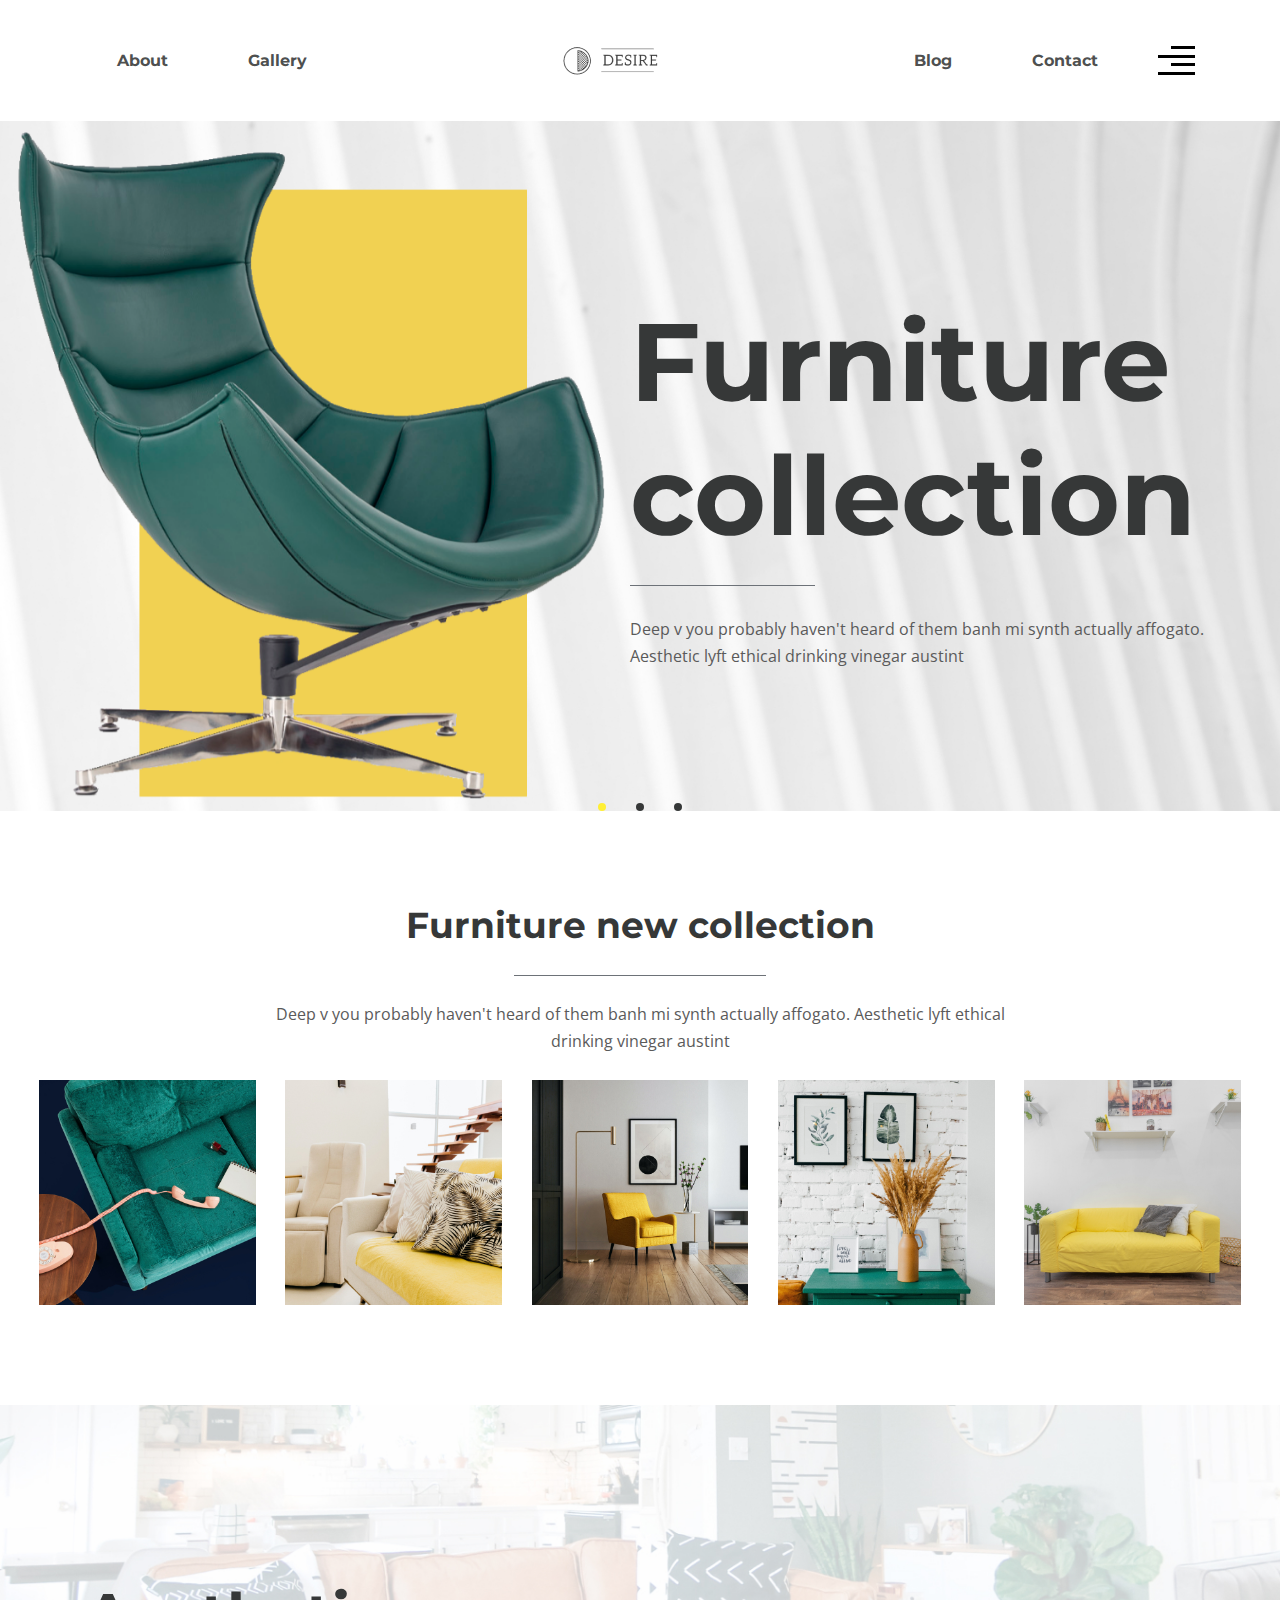
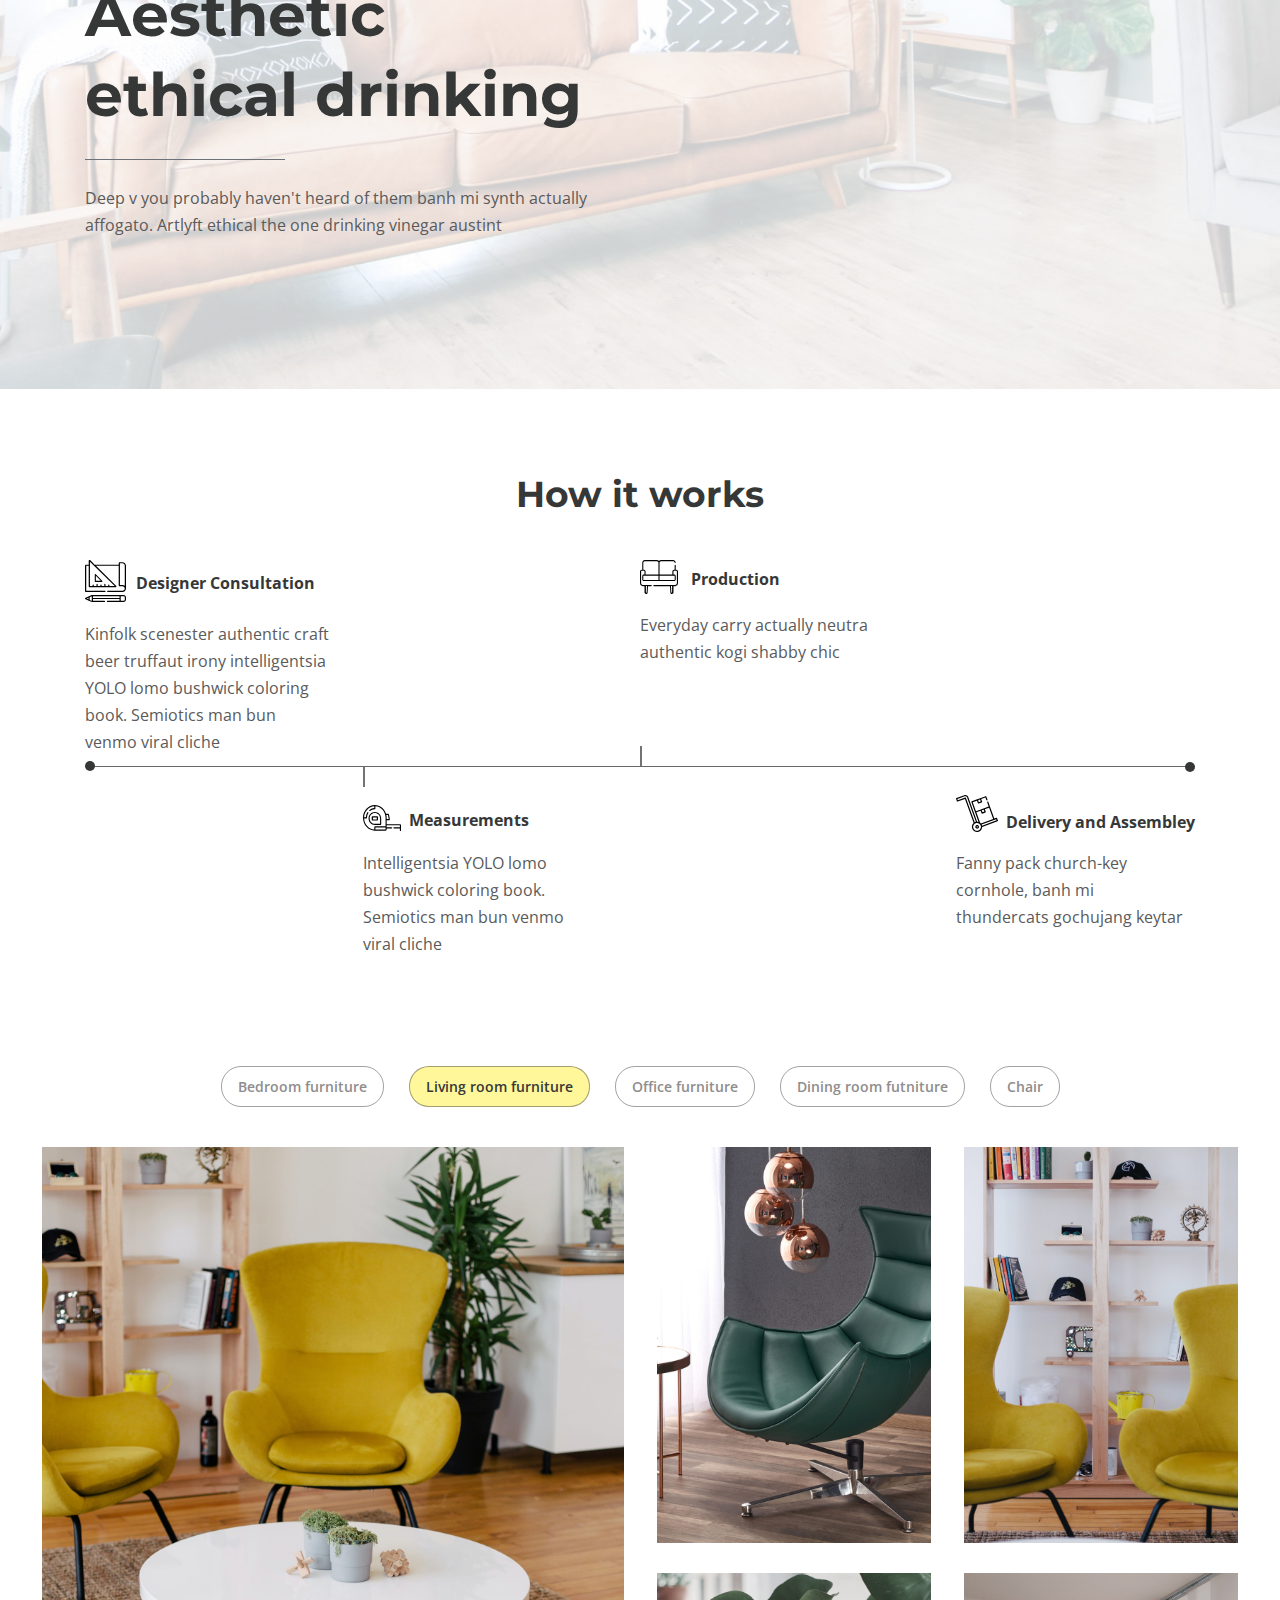
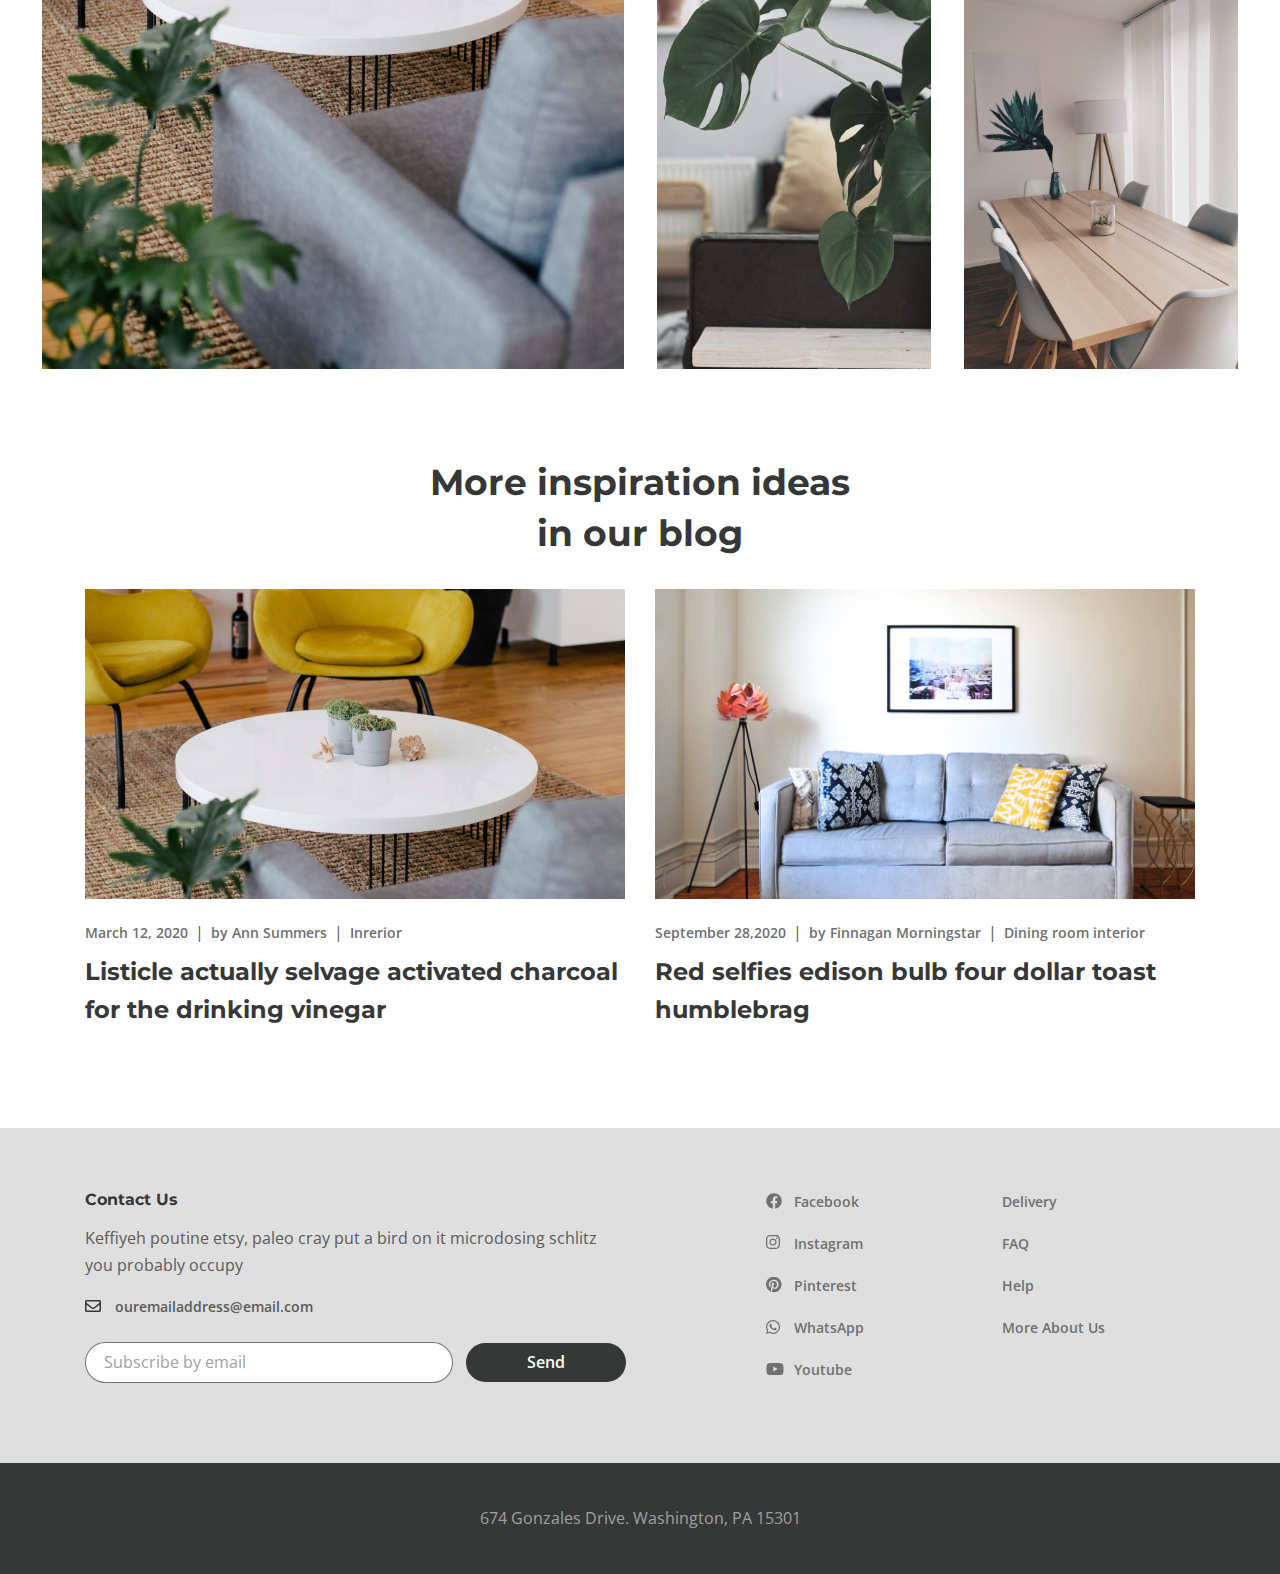
<file: index.html>
<!DOCTYPE html>
<html lang="en">

<head>
    <meta charset="UTF-8">
    <meta http-equiv="X-UA-Compatible" content="IE=edge">
    <meta name="viewport" content="width=device-width, initial-scale=1.0">
    <title>Desire</title>
    <link rel="preconnect" href="https://fonts.googleapis.com">
    <link rel="preconnect" href="https://fonts.gstatic.com" crossorigin>
    <link
        href="https://fonts.googleapis.com/css2?family=Montserrat:wght@700&family=Open+Sans:ital,wght@0,400;0,600;1,300&display=swap"
        rel="stylesheet">
    <link rel="stylesheet" href="./css/reset.css">
    <link rel="stylesheet" href="https://cdn.jsdelivr.net/npm/swiper@9/swiper-bundle.min.css" />
    <link rel="stylesheet" href="./css/style.css">
</head>

<body>
    <div class="wrapper">
        <header class="header">
            <div class="container">
                <nav class="nav">
                    <ul class="menu__list">
                        <li class="menu__item">
                            <a class="menu__link" href="about.html">About</a>
                        </li>
                        <li class="menu__item">
                            <a class="menu__link" href="gallery.html">Gallery</a>
                        </li>
                    </ul>
                    <a class="logo" href="#">
                        <img class="logo__img" src="./images/home/logo.png" alt="logo">
                    </a>
                    <ul class="menu__list">
                        <li class="menu__item">
                            <a class="menu__link" href="Blog.html">Blog</a>
                        </li>
                        <li class="menu__item">
                            <a class="menu__link" href="Contact.html">Contact</a>
                        </li>
                    </ul>
                    <button class="menu__btn">
                        <span></span>
                        <span></span>
                        <span></span>
                        <span></span>
                    </button>
                    <button class="menu__mobile-btn">
                        <span></span>
                        <span></span>
                        <span></span>
                    </button>
                    <ul class="menu__mobile-list">
                        <li class="menu__item">
                            <a class="menu__link" href="about.html">About</a>
                        </li>
                        <li class="menu__item">
                            <a class="menu__link" href="gallery.html">Gallery</a>
                        </li>
                        <li class="menu__item">
                            <a class="menu__link" href="Blog.html">Blog</a>
                        </li>
                        <li class="menu__item">
                            <a class="menu__link" href="Contact.html">Contact</a>
                        </li>
                    </ul>
                </nav>
                <div class="sidemenu sidemenu--active">
                    <div class="sidemenu__inner">
                        <button class="sidemenu__btn">
                            <span></span>
                            <span></span>
                        </button>
                        <a class="sidelogo" href="#">
                            <img class="sidelogo__img" src="./images/home/sidelogo.png" alt="logo">
                        </a>
                        <h2 class="sidemenu__title section__title">
                            Furniture for life
                        </h2>
                        <p class="sidemenu__text">
                            Sustainable hot chicken skateboard, dreamcatcher meggings actually squid. Slow-carb everyday
                            carry +1 art party microdosing, put a bird on it brooklyn
                        </p>
                        <img class="sidemenu__img" src="./images/home/sidemenu.jpg" alt="">
                    </div>
                </div>
            </div>
        </header>
        <main class="main">
            <section class="top">
                <div class="container-big">
                    <div class="top__inner">
                        <div class="top__slider">
                            <div class="swiper-wrapper">
                                <img class="top__img swiper-slide" src="./images/home/chair.png" alt="chair">
                                <img class="top__img swiper-slide" src="./images/home/chair.png" alt="chair">
                                <img class="top__img swiper-slide" src="./images/home/chair.png" alt="chair">
                            </div>
                        </div>
                        <div class="swiper-pagination top__pagination"></div>
                        <div class="top__content">
                            <h1 class="title">
                                Furniture collection
                            </h1>
                            <p class="top__text">
                                Deep v you probably haven't heard of them banh mi synth actually affogato. Aesthetic
                                lyft
                                ethical drinking vinegar austint
                            </p>
                        </div>
                    </div>
                </div>
            </section>
            <section class="new">
                <div class="container-big">
                    <h2 class="section__title new__title">
                        Furniture new collection
                    </h2>
                    <p class="new__text">
                        Deep v you probably haven't heard of them banh mi synth actually affogato. Aesthetic lyft
                        ethical drinking vinegar austint
                    </p>
                    <div class="new__cards-inner">
                        <a class="new__card" href="#">
                            <img class="new__card-img" src="./images/home/newcard1.jpg" alt="Truffaut literally trust">
                            <div class="new__card-content">
                                <h3 class="card__title">Truffaut literally trust</h3>
                                <p class="card__text">Living room furntiture | Chair</p>
                            </div>
                        </a>
                        <a class="new__card" href="#">
                            <img class="new__card-img" src="./images/home/newcard2.jpg" alt="Truffaut literally trust">
                            <div class="new__card-content">
                                <h3 class="card__title">Truffaut literally trust</h3>
                                <p class="card__text">Living room furntiture | Chair</p>
                            </div>
                        </a>
                        <a class="new__card" href="#">
                            <img class="new__card-img" src="./images/home/newcard3.jpg" alt="Truffaut literally trust">
                            <div class="new__card-content">
                                <h3 class="card__title">Truffaut literally trust</h3>
                                <p class="card__text">Living room furntiture | Chair</p>
                            </div>
                        </a>
                        <a class="new__card" href="#">
                            <img class="new__card-img" src="./images/home/newcard4.jpg" alt="Truffaut literally trust">
                            <div class="new__card-content">
                                <h3 class="card__title">Truffaut literally trust</h3>
                                <p class="card__text">Living room furntiture | Chair</p>
                            </div>
                        </a>
                        <a class="new__card" href="#">
                            <img class="new__card-img" src="./images/home/newcard5.jpg" alt="Truffaut literally trust">
                            <div class="new__card-content">
                                <h3 class="card__title">Truffaut literally trust</h3>
                                <p class="card__text">Living room furntiture | Chair</p>
                            </div>
                        </a>
                    </div>
                </div>
            </section>
            <section class="aesthetic">
                <div class="container">
                    <div class="aesthetic__inner">
                        <h2 class="section__title aesthetic__title">
                            Aesthetic ethical drinking
                        </h2>
                        <p class="aesthetic__text">
                            Deep v you probably haven't heard of them banh mi synth actually affogato. Artlyft ethical
                            the
                            one drinking vinegar austint
                        </p>
                    </div>
                </div>
            </section>
            <section class="timeline">
                <div class="container">
                    <h2 class="section__title timeline__title">How it works</h2>
                    <div class="timeline__inner timeline__inner--first">
                        <div class="timeline__step1">
                            <p class="step__title step__title1">Designer Consultation</p>
                            <p class="timeline__text timeline__text1">Kinfolk scenester authentic craft beer
                                truffaut
                                irony
                                intelligentsia YOLO lomo bushwick coloring book. Semiotics man bun venmo viral
                                cliche
                            </p>
                        </div>
                        <div class="timeline__step3">
                            <p class="step__title step__title3">Production</p>
                            <p class="timeline__text timeline__text3">Everyday carry actually neutra authentic kogi
                                shabby chic</p>
                        </div>
                    </div>
                    <div class="timeline__inner">
                        <div class="timeline__step2">
                            <p class="step__title step__title2">Measurements</p>
                            <p class="timeline__text timeline__text2">Intelligentsia YOLO lomo bushwick coloring
                                book.
                                Semiotics man bun
                                venmo viral cliche</p>
                        </div>
                        <div class="timeline__step4">
                            <p class="step__title step__title4">Delivery and Assembley</p>
                            <p class="timeline__text timeline__text4">Fanny pack church-key cornhole, banh mi
                                thundercats gochujang
                                keytar</p>
                        </div>
                    </div>
                    <div class="timeline__wrapper">
                        <div class="timeline__step1">
                            <p class="step__title step__title1">Designer Consultation</p>
                            <p class="timeline__text timeline__text1">Kinfolk scenester authentic craft beer
                                truffaut
                                irony
                                intelligentsia YOLO lomo bushwick coloring book. Semiotics man bun venmo viral
                                cliche
                            </p>
                        </div>
                        <div class="timeline__step2">
                            <p class="step__title step__title2">Measurements</p>
                            <p class="timeline__text timeline__text2">Intelligentsia YOLO lomo bushwick coloring
                                book.
                                Semiotics man bun
                                venmo viral cliche</p>
                        </div>
                        <div class="timeline__step3">
                            <p class="step__title step__title3">Production</p>
                            <p class="timeline__text timeline__text3">Everyday carry actually neutra authentic kogi
                                shabby chic</p>
                        </div>
                        <div class="timeline__step4">
                            <p class="step__title step__title4">Delivery and Assembley</p>
                            <p class="timeline__text timeline__text4">Fanny pack church-key cornhole, banh mi
                                thundercats gochujang
                                keytar</p>
                        </div>
                    </div>
                </div>
            </section>
            <div class="tabs">
                <div class="container-big">
                    <div class="tabs__btn-box">
                        <button class="tabs__btn" data-button="btn1">Bedroom furniture</button>
                        <button class="tabs__btn tabs__btn--active" data-button="btn2">Living room furniture</button>
                        <button class="tabs__btn" data-button="btn3">Office furniture</button>
                        <button class="tabs__btn" data-button="btn4">Dining room futniture</button>
                        <button class="tabs__btn" data-button="btn5">Chair</button>
                    </div>
                    <div class="tabs__img-inner">
                        <div class="tabs__img-box" id="btn1">
                            <img class="tabs__img tabs__img--big" src="./images/home/livingroom3.jpg"
                                alt="living room furniture">
                            <img class="tabs__img" src="./images/home/livingroom2.jpg" alt="living room furniture">
                            <img class="tabs__img" src="./images/home/livingroom3.jpg" alt="living room furniture">
                            <img class="tabs__img" src="./images/home/livingroom4.jpg" alt="living room furniture">
                            <img class="tabs__img" src="./images/home/livingroom5.jpg" alt="living room furniture">
                        </div>
                        <div class="tabs__img-box tabs__img--active" id="btn2">
                            <img class="tabs__img tabs__img--big" src="./images/home/livingroom1.jpg"
                                alt="living room furniture">
                            <img class="tabs__img" src="./images/home/livingroom2.jpg" alt="living room furniture">
                            <img class="tabs__img" src="./images/home/livingroom3.jpg" alt="living room furniture">
                            <img class="tabs__img" src="./images/home/livingroom5.jpg" alt="living room furniture">
                            <img class="tabs__img" src="./images/home/livingroom4.jpg" alt="living room furniture">
                        </div>
                        <div class="tabs__img-box" id="btn3">
                            <img class="tabs__img tabs__img--big" src="./images/home/livingroom1.jpg"
                                alt="living room furniture">
                            <img class="tabs__img" src="./images/home/livingroom2.jpg" alt="living room furniture">
                            <img class="tabs__img" src="./images/home/livingroom5.jpg" alt="living room furniture">
                            <img class="tabs__img" src="./images/home/livingroom4.jpg" alt="living room furniture">
                            <img class="tabs__img" src="./images/home/livingroom3.jpg" alt="living room furniture">
                        </div>
                        <div class="tabs__img-box" id="btn4">
                            <img class="tabs__img tabs__img--big" src="./images/home/livingroom1.jpg"
                                alt="living room furniture">
                            <img class="tabs__img" src="./images/home/livingroom5.jpg" alt="living room furniture">
                            <img class="tabs__img" src="./images/home/livingroom3.jpg" alt="living room furniture">
                            <img class="tabs__img" src="./images/home/livingroom4.jpg" alt="living room furniture">
                            <img class="tabs__img" src="./images/home/livingroom2.jpg" alt="living room furniture">
                        </div>
                        <div class="tabs__img-box" id="btn5">
                            <img class="tabs__img tabs__img--big" src="./images/home/livingroom1.jpg"
                                alt="living room furniture">
                            <img class="tabs__img" src="./images/home/livingroom4.jpg" alt="living room furniture">
                            <img class="tabs__img" src="./images/home/livingroom3.jpg" alt="living room furniture">
                            <img class="tabs__img" src="./images/home/livingroom2.jpg" alt="living room furniture">
                            <img class="tabs__img" src="./images/home/livingroom5.jpg" alt="living room furniture">
                        </div>
                    </div>
                </div>
                </div>
            <section class="more">
                <div class="container">
                    <h2 class="section__title more__title">
                        More inspiration ideas in our blog
                    </h2>
                    <div class="more__inner">
                        <div class="more__item">
                            <a class="more__link" href="#">
                                <img class="more__img" src="./images/home/livingroom1.jpg" alt="">
                            </a>
                            <div class="more__link-box">
                                <p class="more__data">March 12, 2020</p> |
                                <a class="more__author" href="#">by Ann Summers </a> |
                                <a class="more__blogname" href="#">Inrerior</a>
                            </div>
                            <a class="more__link-title" href="#">
                                Listicle actually selvage activated charcoal for the
                                drinking vinegar
                            </a>
                        </div>
                        <div class="more__item">
                            <a class="more__link" href="#">
                                <img class="more__img" src="./images/home/more2.jpg" alt="">
                            </a>
                            <div class="more__link-box">
                                <p class="more__data">September 28,2020</p> |
                                <a class="more__author" href="#">by Finnagan Morningstar</a> |
                                <a class="more__blogname" href="#">Dining room interior</a>
                            </div>
                            <a class="more__link-title" href="#">
                                Red selfies edison bulb four dollar toast humblebrag
                            </a>
                        </div>
                    </div>
                </div>
            </section>
        </main>
        <footer class="footer">
            <div class="footer__top">
                <div class="container">
                    <div class="footer__inner">
                        <form class="footer__form">
                            <p class="footer__form-title">Contact Us</p>
                            <p class="footer__form-text">
                                Keffiyeh poutine etsy, paleo cray put a bird on it microdosing schlitz you probably
                                occupy
                            </p>
                            <a class="form__mail" href="mailto:ouremailaddress@email.com">ouremailaddress@email.com</a>
                            <input class="footer__input" type="email" placeholder="Subscribe by email">
                            <button class="form__btn" type="submit">Send</button>
                        </form>
                        <ul class="footer__socials">
                            <li class="social__item">
                                <a class="social__link social__link--facebook" href="#">Facebook</a>
                            </li>
                            <li class="social__item">
                                <a class="social__link social__link--instagram" href="#">Instagram</a>
                            </li>
                            <li class="social__item">
                                <a class="social__link social__link--pinterest" href="#">Pinterest</a>
                            </li>
                            <li class="social__item">
                                <a class="social__link social__link--whatsapp" href="#">WhatsApp</a>
                            </li>
                            <li class="social__item">
                                <a class="social__link social__link--youtube" href="#">Youtube</a>
                            </li>
                        </ul>
                        <ul class="footer__menu">
                            <li class="footer__menu-item">
                                <a class="footer__menu-link" href="#">Delivery</a>
                            </li>
                            <li class="footer__menu-item">
                                <a class="footer__menu-link" href="#">FAQ</a>
                            </li>
                            <li class="footer__menu-item">
                                <a class="footer__menu-link" href="#">Help</a>
                            </li>
                            <li class="footer__menu-item">
                                <a class="footer__menu-link" href="#">More About Us</a>
                            </li>
                        </ul>
                    </div>
                </div>
            </div>
            <div class="footer__adress-box">
                <div class="container">
                    <address class="footer__adress">
                        674 Gonzales Drive. Washington, PA 15301
                    </address>
                </div>
            </div>
        </footer>
    </div>


    <script src="https://cdn.jsdelivr.net/npm/swiper@9/swiper-bundle.min.js"></script>
    <script src="./JS/main.js"></script>
</body>

</html>
</file>
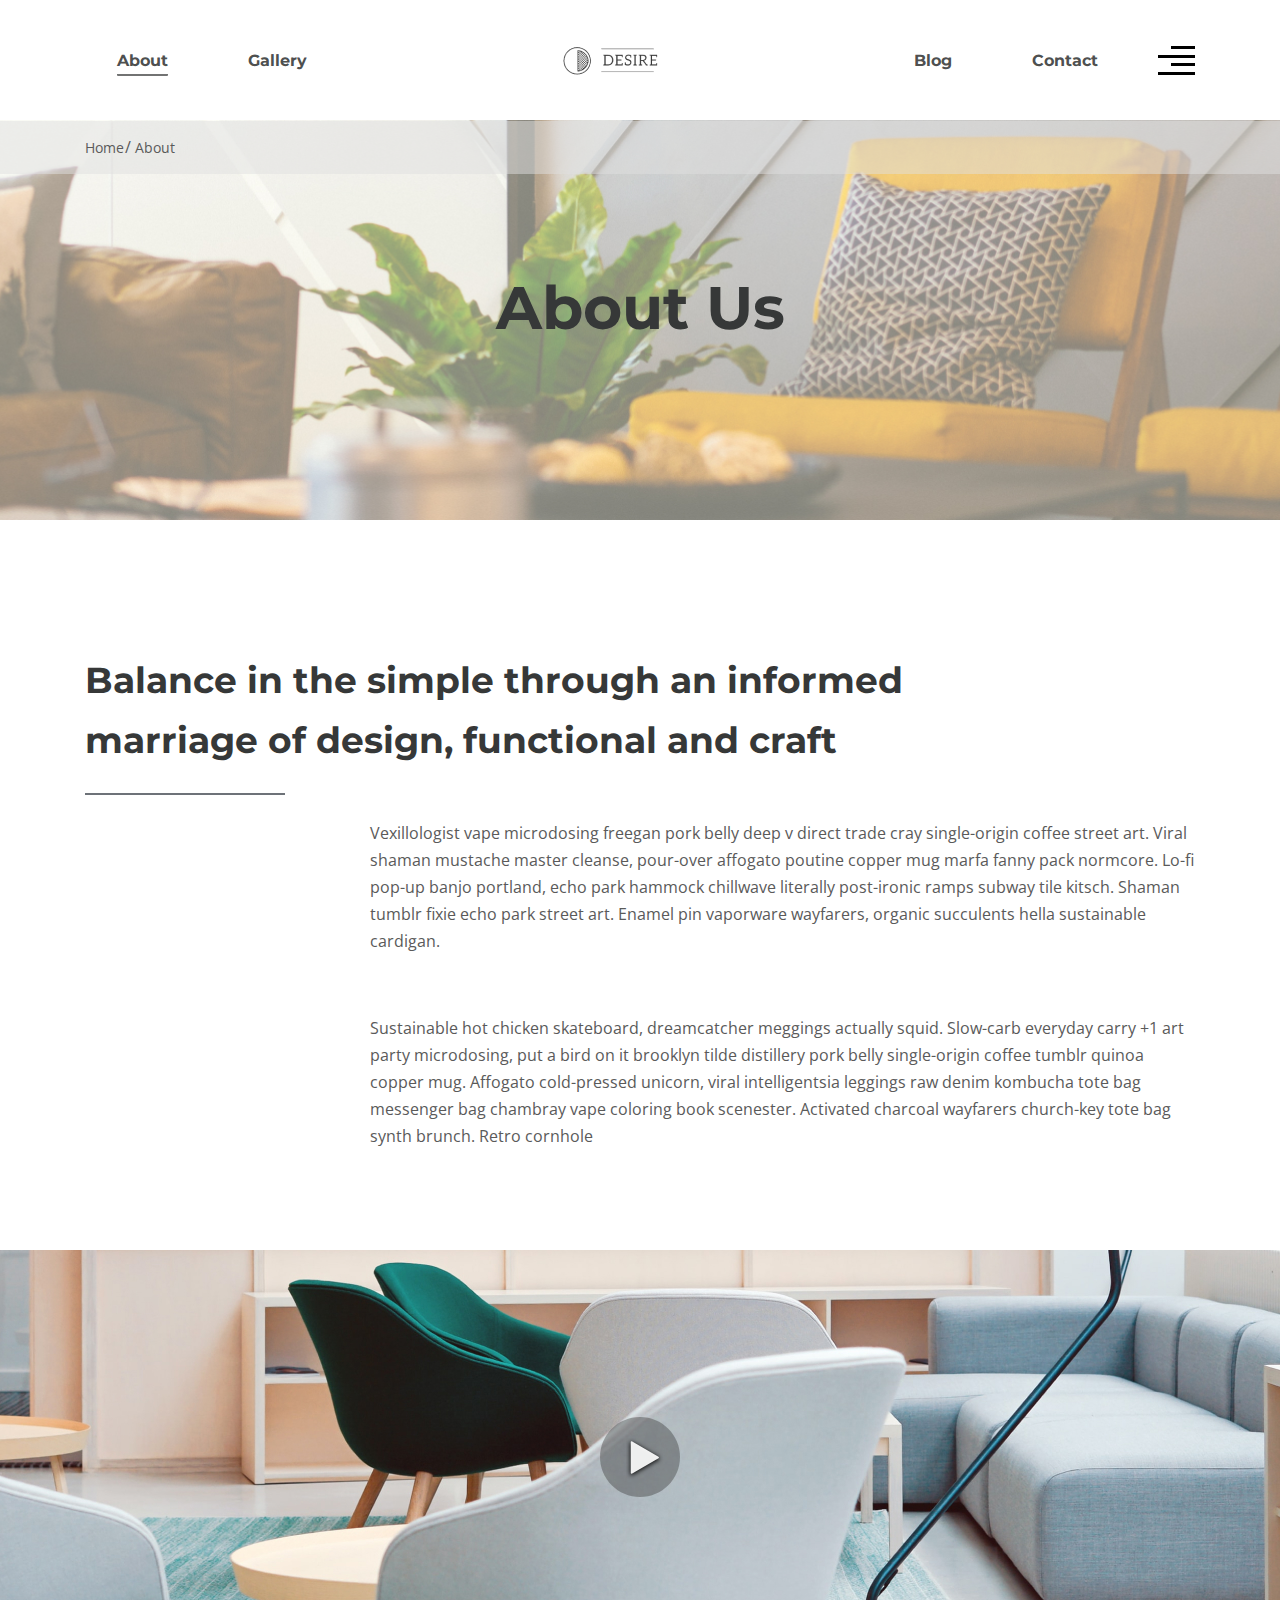
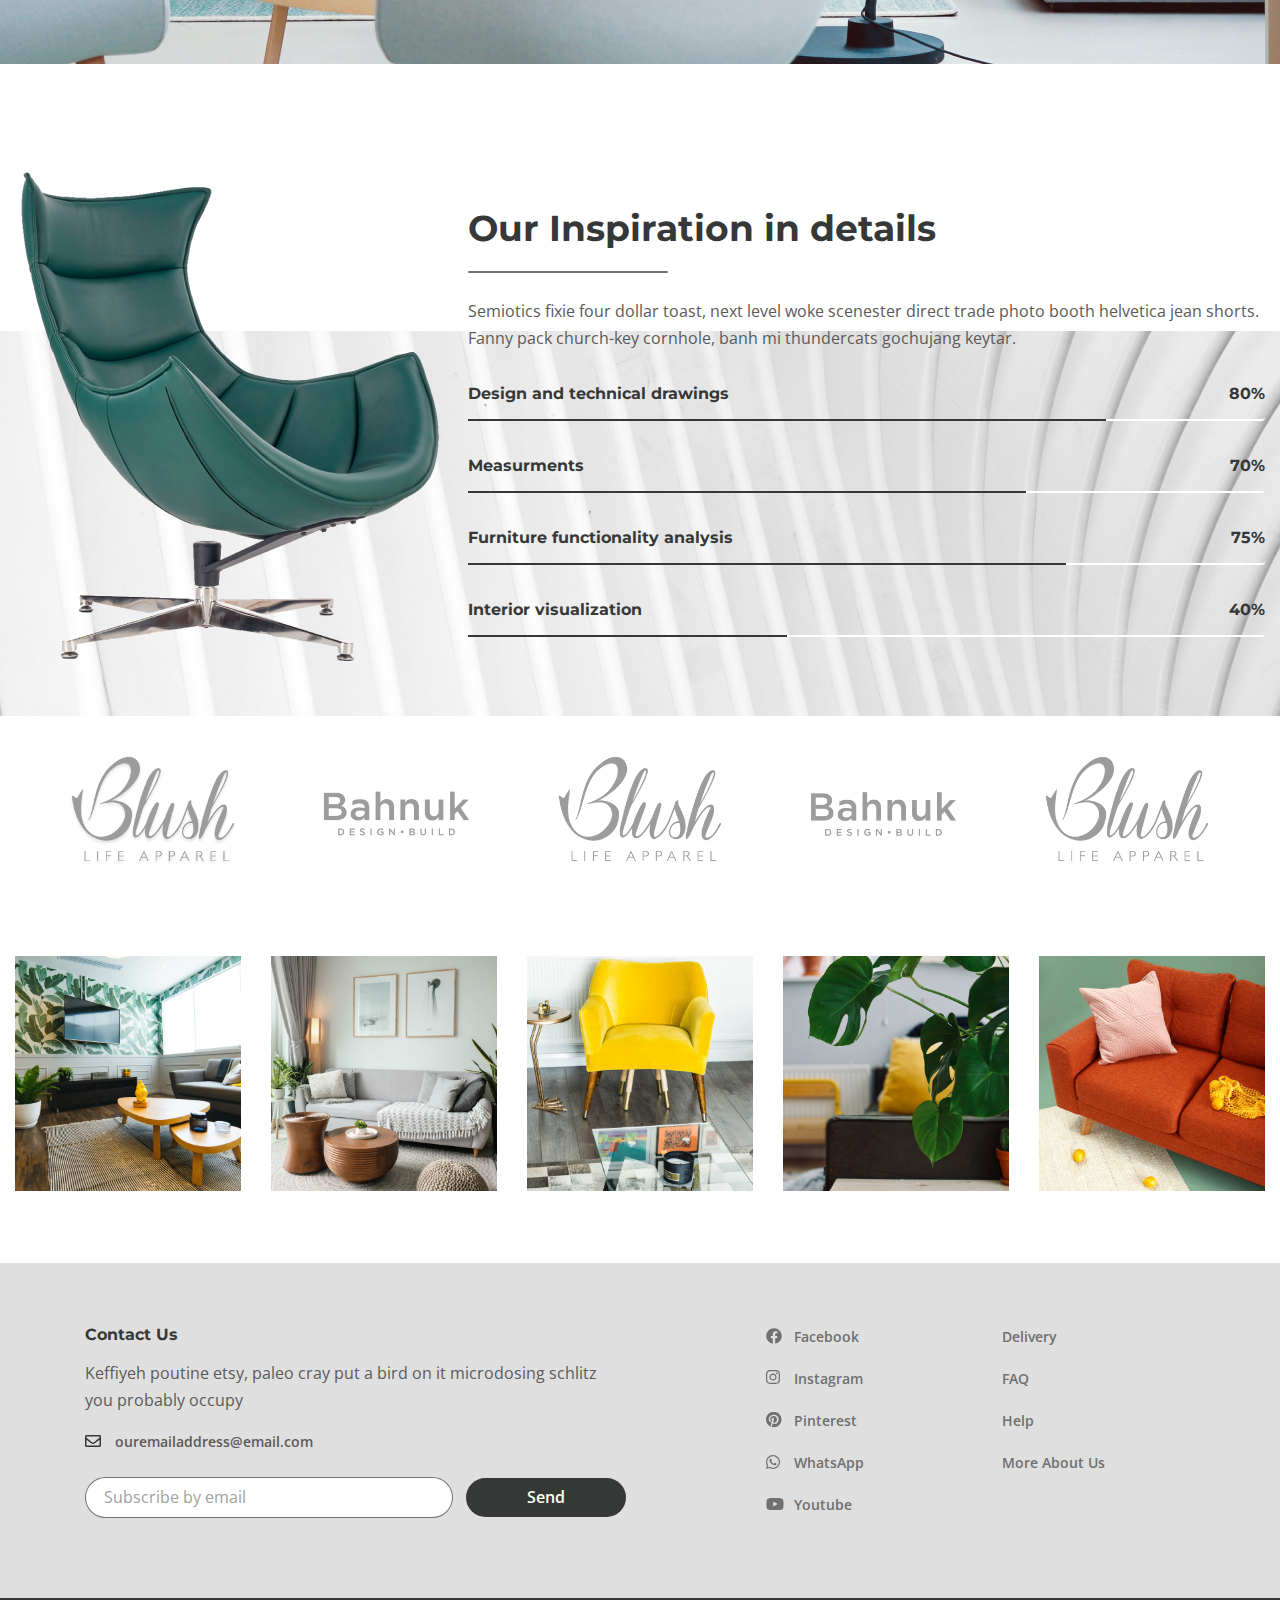
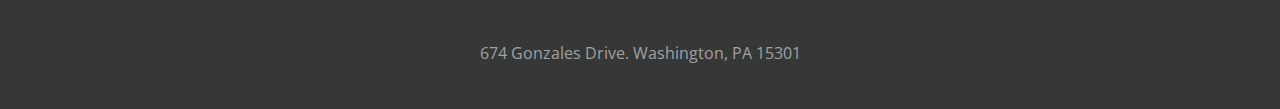
<file: about.html>
<!DOCTYPE html>
<html lang="en">

<head>
    <meta charset="UTF-8">
    <meta http-equiv="X-UA-Compatible" content="IE=edge">
    <meta name="viewport" content="width=device-width, initial-scale=1.0">
    <title>About Us</title>
    <link rel="preconnect" href="https://fonts.googleapis.com">
    <link rel="preconnect" href="https://fonts.gstatic.com" crossorigin>
    <link
        href="https://fonts.googleapis.com/css2?family=Montserrat:wght@700&family=Open+Sans:ital,wght@0,400;0,600;1,300&display=swap"
        rel="stylesheet">
    <link rel="stylesheet" href="./css/reset.css">
    <link rel="stylesheet" href="https://cdn.jsdelivr.net/npm/swiper@9/swiper-bundle.min.css" />
    <link rel="stylesheet" href="./css/style.css">
</head>

<body>
    <div class="wrapper">
        <header class="header">
            <div class="container">
                <nav class="nav">
                    <ul class="menu__list">
                        <li class="menu__item">
                            <a class="menu__link menu__link--active" href="#">About</a>
                        </li>
                        <li class="menu__item">
                            <a class="menu__link" href="gallery.html">Gallery</a>
                        </li>
                    </ul>
                    <a class="logo" href="index.html">
                        <img class="logo__img" src="./images/home/logo.png" alt="logo">
                    </a>
                    <ul class="menu__list">
                        <li class="menu__item">
                            <a class="menu__link" href="Blog.html">Blog</a>
                        </li>
                        <li class="menu__item">
                            <a class="menu__link" href="Contact.html">Contact</a>
                        </li>
                    </ul>
                    <button class="menu__btn">
                        <span></span>
                        <span></span>
                        <span></span>
                        <span></span>
                    </button>
                    <button class="menu__mobile-btn">
                        <span></span>
                        <span></span>
                        <span></span>
                    </button>
                    <ul class="menu__mobile-list">
                        <li class="menu__item">
                            <a class="menu__link menu__link-mobile--active" href="about.html">About</a>
                        </li>
                        <li class="menu__item">
                            <a class="menu__link" href="gallery.html">Gallery</a>
                        </li>
                        <li class="menu__item">
                            <a class="menu__link" href="Blog.html">Blog</a>
                        </li>
                        <li class="menu__item">
                            <a class="menu__link" href="Contact.html">Contact</a>
                        </li>
                    </ul>
                </nav>
                <div class="sidemenu sidemenu--active">
                    <div class="sidemenu__inner">
                        <button class="sidemenu__btn">
                            <span></span>
                            <span></span>
                        </button>
                        <a class="sidelogo" href="#">
                            <img class="sidelogo__img" src="./images/home/sidelogo.png" alt="logo">
                        </a>
                        <h2 class="sidemenu__title section__title">
                            Furniture for life
                        </h2>
                        <p class="sidemenu__text">
                            Sustainable hot chicken skateboard, dreamcatcher meggings actually squid. Slow-carb everyday
                            carry +1 art party microdosing, put a bird on it brooklyn
                        </p>
                        <img class="sidemenu__img" src="./images/home/sidemenu.jpg" alt="">
                    </div>
                </div>
            </div>
        </header>
        <main class="main">
            <div class="breadcrumbs">
                <div class="container">
                    <ul class="breadcrumbs__list">
                        <li class="breadcrumbs__item">
                            <a class="breadcrumbs__link" href="#">Home</a>
                        </li>
                        <li class="breadcrumbs__item">
                            <a class="breadcrumbs__link" href="#">About</a>
                        </li>
                    </ul>
                </div>
            </div>
            <section class="about">
                <div class="container">
                    <div class="about__content">
                        <h2 class="about__title section__title">About Us</h2>
                    </div>
                </div>
            </section>
           <section class="info">
                <div class="container">
                    <h2 class="section__title info__title">
                        Balance in the simple through an informed marriage of design, functional and craft
                    </h2>
                    <p class="info__text">
                        Vexillologist vape microdosing freegan pork belly deep v direct trade cray single-origin coffee
                        street art. Viral shaman mustache master cleanse, pour-over affogato poutine copper mug marfa
                        fanny pack normcore. Lo-fi pop-up banjo portland, echo park hammock chillwave literally
                        post-ironic ramps subway tile kitsch. Shaman tumblr fixie echo park street art. Enamel pin
                        vaporware wayfarers, organic succulents hella sustainable cardigan.
                    </p>
                    <p class="info__text">
                        Sustainable hot chicken skateboard, dreamcatcher meggings actually squid. Slow-carb everyday
                        carry +1 art party microdosing, put a bird on it brooklyn tilde distillery pork belly
                        single-origin coffee tumblr quinoa copper mug. Affogato cold-pressed unicorn, viral
                        intelligentsia leggings raw denim kombucha tote bag messenger bag chambray vape coloring book
                        scenester. Activated charcoal wayfarers church-key tote bag synth brunch. Retro cornhole
                    </p>
                </div>
             </section>
            <div class="video">
                <a class="video__link" href="#">
                    <svg width="80" height="80" viewBox="0 0 80 80" fill="none" xmlns="http://www.w3.org/2000/svg">
                        <path fill-rule="evenodd" clip-rule="evenodd"
                            d="M40 80C62.0914 80 80 62.0914 80 40C80 17.9086 62.0914 0 40 0C17.9086 0 0 17.9086 0 40C0 62.0914 17.9086 80 40 80Z"
                            fill="#363838" fill-opacity="0.4" />
                        <g filter="url(#filter0_d_25_75)">
                            <path fill-rule="evenodd" clip-rule="evenodd"
                                d="M58.5 39.634C59.1667 40.0189 59.1667 40.9811 58.5 41.366L32.25 56.5215C31.5833 56.9064 30.75 56.4252 30.75 55.6554L30.75 25.3446C30.75 24.5748 31.5833 24.0936 32.25 24.4785L58.5 39.634Z"
                                fill="white" fill-opacity="0.93" />
                        </g>
                        <defs>
                            <filter id="filter0_d_25_75" x="26.75" y="21.343" width="36.25" height="40.314"
                                filterUnits="userSpaceOnUse" color-interpolation-filters="sRGB">
                                <feFlood flood-opacity="0" result="BackgroundImageFix" />
                                <feColorMatrix in="SourceAlpha" type="matrix"
                                    values="0 0 0 0 0 0 0 0 0 0 0 0 0 0 0 0 0 0 127 0" result="hardAlpha" />
                                <feOffset dy="1" />
                                <feGaussianBlur stdDeviation="2" />
                                <feColorMatrix type="matrix" values="0 0 0 0 0 0 0 0 0 0 0 0 0 0 0 0 0 0 0.852218 0" />
                                <feBlend mode="normal" in2="BackgroundImageFix" result="effect1_dropShadow_25_75" />
                                <feBlend mode="normal" in="SourceGraphic" in2="effect1_dropShadow_25_75"
                                    result="shape" />
                            </filter>
                        </defs>
                    </svg>
                </a>
            </div>
            <section class="details">
                <div class="container-big">
                    <div class="details__inner">
                        <img class="details__img" src="./images/about/details.png" alt="">
                        <div class="details__box">
                            <h2 class="section__title details__title">
                                Our Inspiration in details
                            </h2>
                            <p class="details__text">
                                Semiotics fixie four dollar toast, next level woke scenester direct trade photo booth
                                helvetica jean shorts. Fanny pack church-key cornhole, banh mi thundercats gochujang
                                keytar.
                            </p>
                            <ul class="details__list">
                                <li class="details__item">
                                    <div class="details__stats">
                                        <p class="details__stats-text">Design and technical drawings</p>
                                        <p class="details__stats-num">80%</p>
                                    </div>
                                    <div class="details__line" style="width: 80%;"></div>
                                </li>
                                <li class="details__item">
                                    <div class="details__stats">
                                        <p class="details__stats-text">Measurments</p>
                                        <p class="details__stats-num">70%</p>
                                    </div>
                                    <div class="details__line" style="width: 70%;"></div>
                                </li>
                                <li class="details__item">
                                    <div class="details__stats">
                                        <p class="details__stats-text">Furniture functionality analysis</p>
                                        <p class="details__stats-num">75%</p>
                                    </div>
                                    <div class="details__line" style="width: 75%;"></div>
                                </li>
                                <li class="details__item">
                                    <div class="details__stats">
                                        <p class="details__stats-text">Interior visualization</p>
                                        <p class="details__stats-num">40%</p>
                                    </div>
                                    <div class="details__line" style="width: 40%;"></div>
                                </li>
                            </ul>
                        </div>
                    </div>
                </div>
            </section>
             <div class="emblems">
                <div class="container-big">
                    <div class="emblems__inner">
                        <img class="emblems__img" src="./images/about/emblem1.png" alt="">
                        <img class="emblems__img" src="./images/about/emblem2.png" alt="">
                        <img class="emblems__img" src="./images/about/emblem3.png" alt="">
                        <img class="emblems__img" src="./images/about/emblem4.png" alt="">
                        <img class="emblems__img" src="./images/about/emblem5.png" alt="">
                    </div>
                </div>
           </div>
            <div class="gallery-small">
                <div class="container-big">
                    <div class="new__cards-inner">
                        <a class="new__card" href="#">
                            <img class="new__card-img" src="./images/about/newcard1.jpg" alt="Truffaut literally trust">
                            <div class="new__card-content">
                                <h3 class="card__title">Truffaut literally trust</h3>
                                <p class="card__text">Living room furntiture | Chair</p>
                            </div>
                        </a>
                        <a class="new__card" href="#">
                            <img class="new__card-img" src="./images/about/newcard2.jpg" alt="Truffaut literally trust">
                            <div class="new__card-content">
                                <h3 class="card__title">Truffaut literally trust</h3>
                                <p class="card__text">Living room furntiture | Chair</p>
                            </div>
                        </a>
                        <a class="new__card" href="#">
                            <img class="new__card-img" src="./images/about/newcard3.jpg" alt="Truffaut literally trust">
                            <div class="new__card-content">
                                <h3 class="card__title">Truffaut literally trust</h3>
                                <p class="card__text">Living room furntiture | Chair</p>
                            </div>
                        </a>
                        <a class="new__card" href="#">
                            <img class="new__card-img" src="./images/about/newcard4.jpg" alt="Truffaut literally trust">
                            <div class="new__card-content">
                                <h3 class="card__title">Truffaut literally trust</h3>
                                <p class="card__text">Living room furntiture | Chair</p>
                            </div>
                        </a>
                        <a class="new__card" href="#">
                            <img class="new__card-img" src="./images/about/newcard5.jpg" alt="Truffaut literally trust">
                            <div class="new__card-content">
                                <h3 class="card__title">Truffaut literally trust</h3>
                                <p class="card__text">Living room furntiture | Chair</p>
                            </div>
                        </a>
                    </div>
                </div>
            </div>
        </main>
        <footer class="footer">
            <div class="footer__top">
                <div class="container">
                    <div class="footer__inner">
                        <form class="footer__form">
                            <p class="footer__form-title">Contact Us</p>
                            <p class="footer__form-text">
                                Keffiyeh poutine etsy, paleo cray put a bird on it microdosing schlitz you probably
                                occupy
                            </p>
                            <a class="form__mail" href="mailto:ouremailaddress@email.com">ouremailaddress@email.com</a>
                            <input class="footer__input" type="email" placeholder="Subscribe by email">
                            <button class="form__btn" type="submit">Send</button>
                        </form>
                        <ul class="footer__socials">
                            <li class="social__item">
                                <a class="social__link social__link--facebook" href="#">Facebook</a>
                            </li>
                            <li class="social__item">
                                <a class="social__link social__link--instagram" href="#">Instagram</a>
                            </li>
                            <li class="social__item">
                                <a class="social__link social__link--pinterest" href="#">Pinterest</a>
                            </li>
                            <li class="social__item">
                                <a class="social__link social__link--whatsapp" href="#">WhatsApp</a>
                            </li>
                            <li class="social__item">
                                <a class="social__link social__link--youtube" href="#">Youtube</a>
                            </li>
                        </ul>
                        <ul class="footer__menu">
                            <li class="footer__menu-item">
                                <a class="footer__menu-link" href="#">Delivery</a>
                            </li>
                            <li class="footer__menu-item">
                                <a class="footer__menu-link" href="#">FAQ</a>
                            </li>
                            <li class="footer__menu-item">
                                <a class="footer__menu-link" href="#">Help</a>
                            </li>
                            <li class="footer__menu-item">
                                <a class="footer__menu-link" href="#">More About Us</a>
                            </li>
                        </ul>
                    </div>
                </div>
            </div>
            <div class="footer__adress-box">
                <div class="container">
                    <address class="footer__adress">
                        674 Gonzales Drive. Washington, PA 15301
                    </address>
                </div>
            </div>
        </footer>
    </div>


    <script src="https://cdn.jsdelivr.net/npm/swiper@9/swiper-bundle.min.js"></script>
    <script src="./JS/main.js"></script>
</body>

</html>
</file>
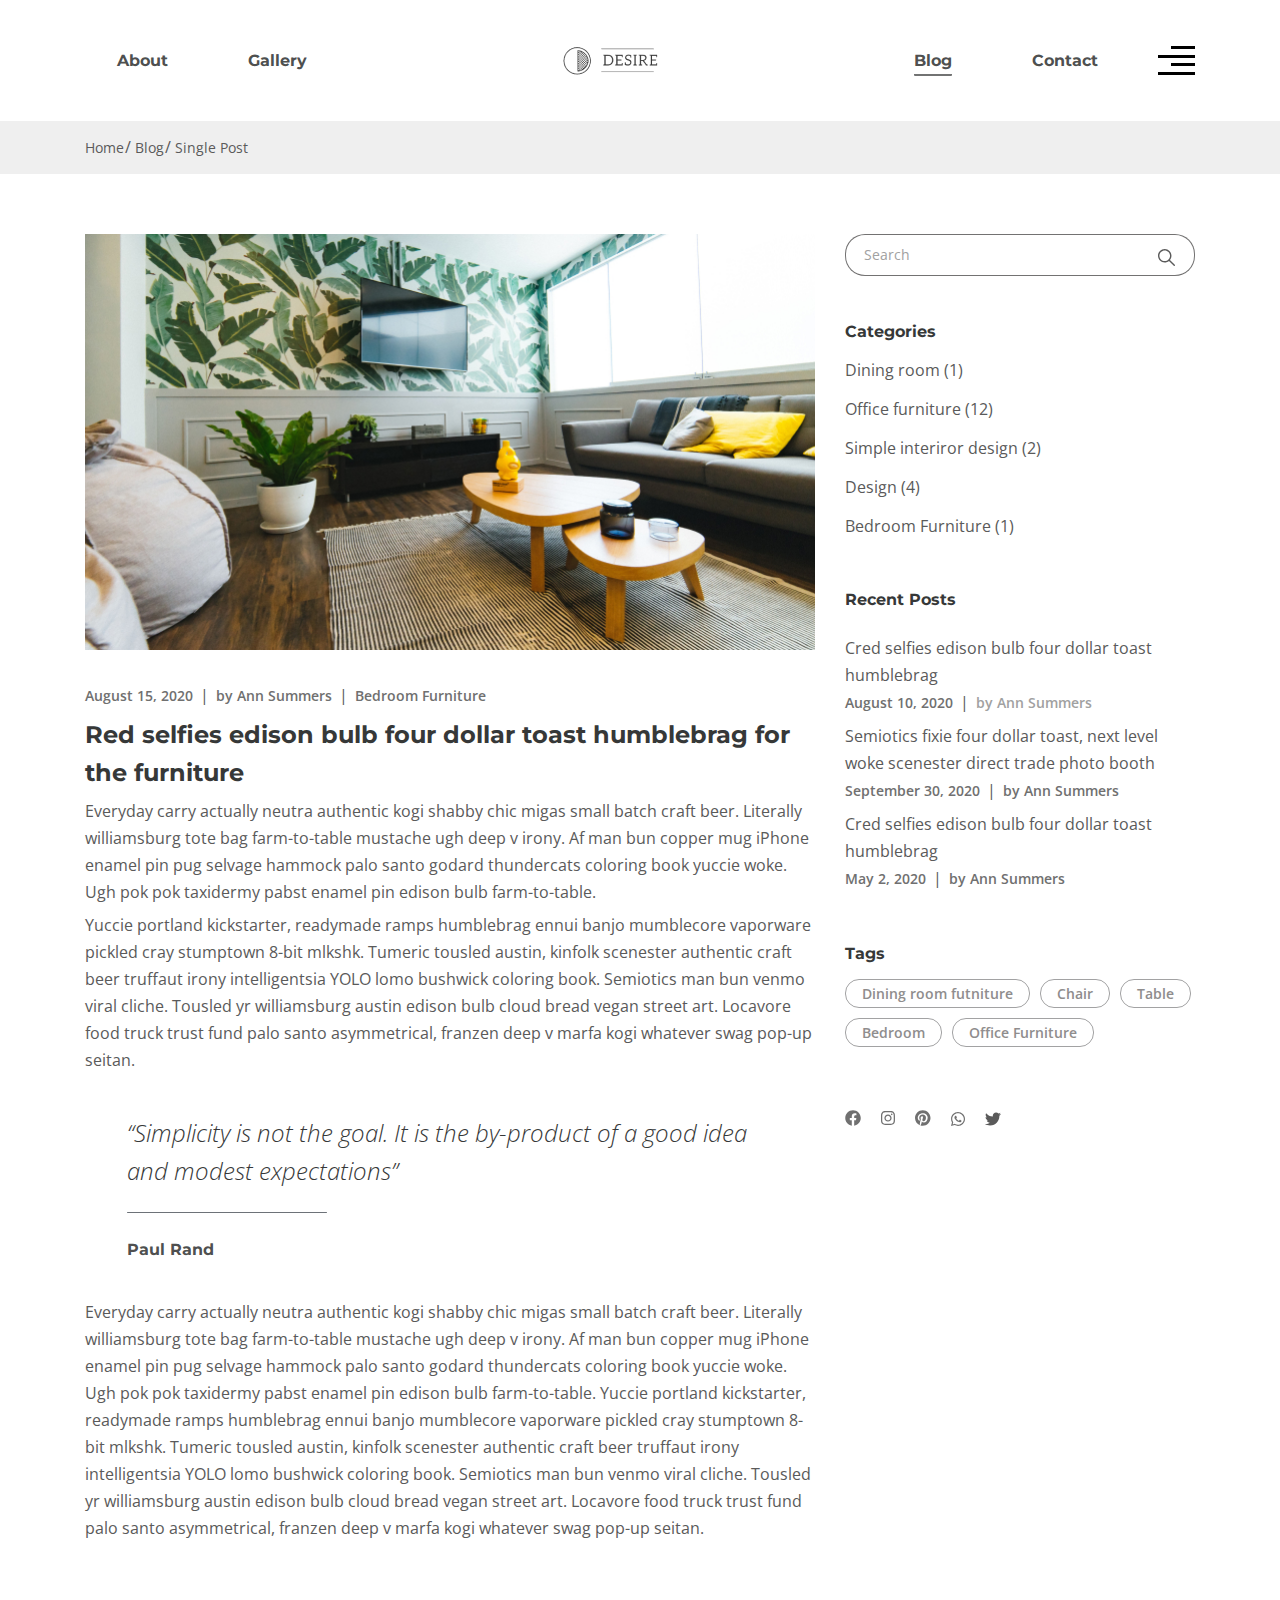
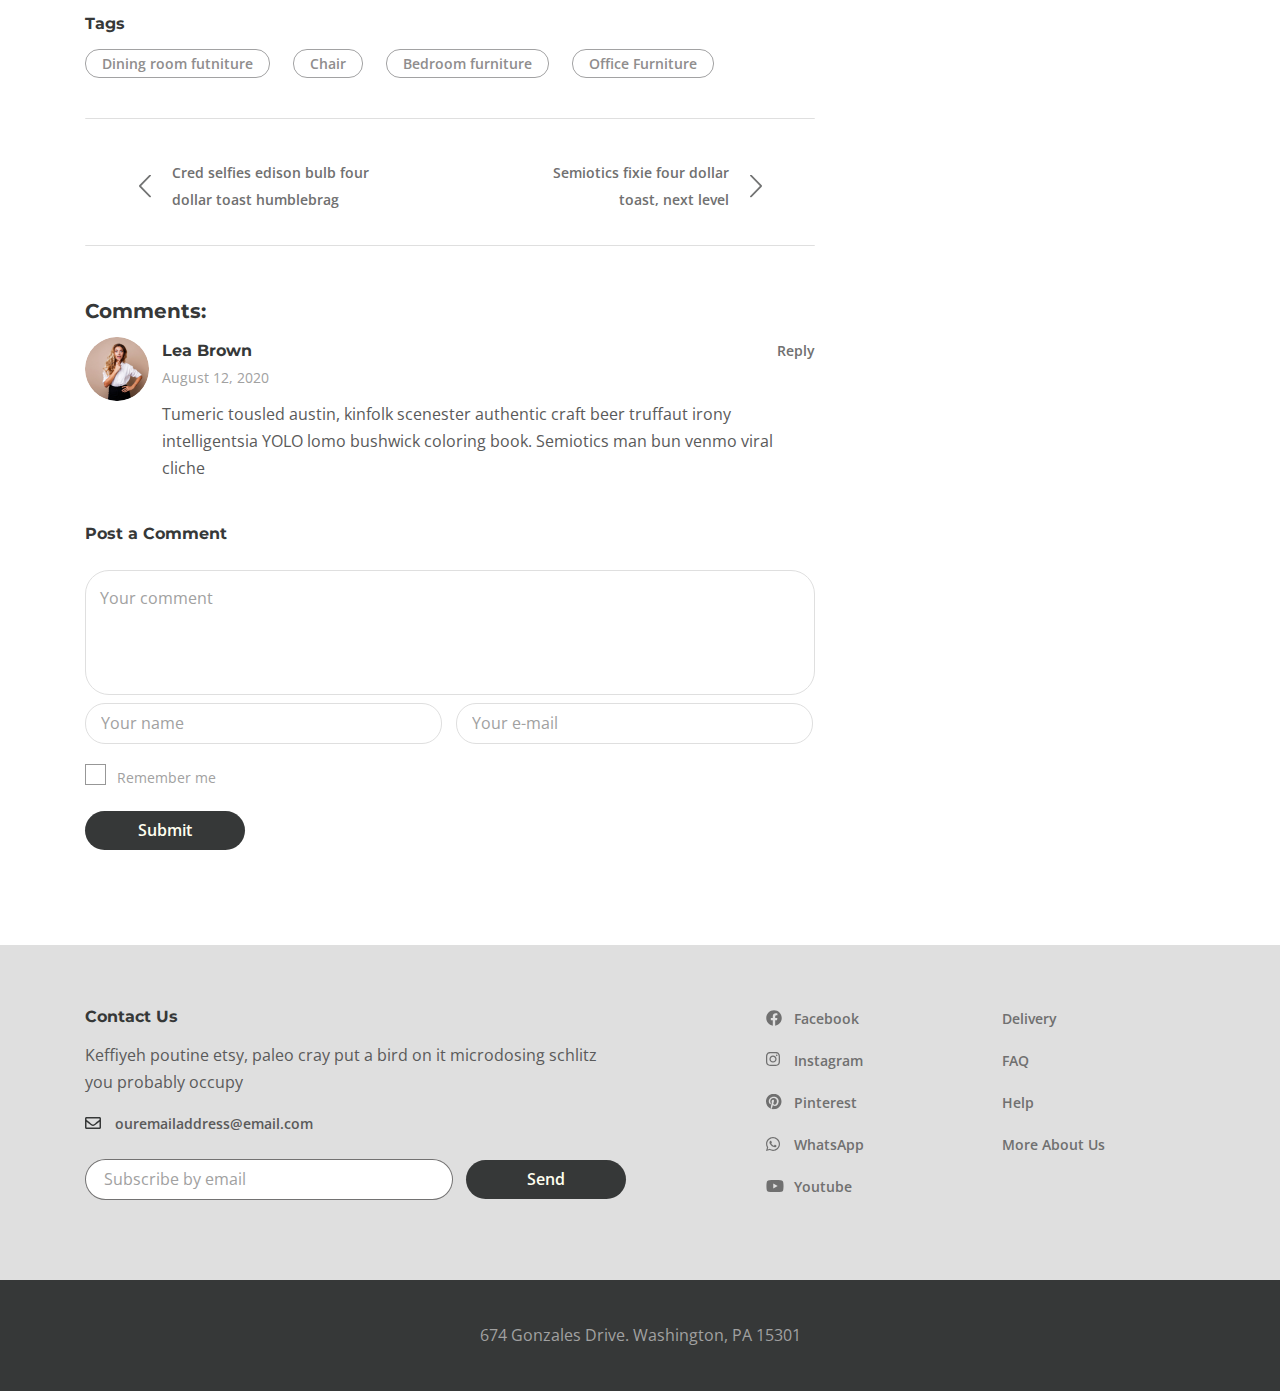
<file: Blog-single.html>
<!DOCTYPE html>
<html lang="en">

<head>
    <meta charset="UTF-8">
    <meta http-equiv="X-UA-Compatible" content="IE=edge">
    <meta name="viewport" content="width=device-width, initial-scale=1.0">
    <title>Single Post</title>
    <link rel="preconnect" href="https://fonts.googleapis.com">
    <link rel="preconnect" href="https://fonts.gstatic.com" crossorigin>
    <link
        href="https://fonts.googleapis.com/css2?family=Montserrat:wght@700&family=Open+Sans:ital,wght@0,400;0,600;1,300&display=swap"
        rel="stylesheet">
    <link rel="stylesheet" href="./css/reset.css">
    <link rel="stylesheet" href="https://cdn.jsdelivr.net/npm/swiper@9/swiper-bundle.min.css" />
    <link rel="stylesheet" href="./css/style.css">
</head>

<body>
    <div class="wrapper">
        <header class="header">
            <div class="container">
                <nav class="nav">
                    <ul class="menu__list">
                        <li class="menu__item">
                            <a class="menu__link" href="about.html">About</a>
                        </li>
                        <li class="menu__item">
                            <a class="menu__link" href="gallery.html">Gallery</a>
                        </li>
                    </ul>
                    <a class="logo" href="index.html">
                        <img class="logo__img" src="./images/home/logo.png" alt="logo">
                    </a>
                    <ul class="menu__list">
                        <li class="menu__item">
                            <a class="menu__link menu__link--active" href="Blog.html">Blog</a>
                        </li>
                        <li class="menu__item">
                            <a class="menu__link" href="Contact.html">Contact</a>
                        </li>
                    </ul>
                    <button class="menu__btn">
                        <span></span>
                        <span></span>
                        <span></span>
                        <span></span>
                    </button>
                    <button class="menu__mobile-btn">
                        <span></span>
                        <span></span>
                        <span></span>
                    </button>
                    <ul class="menu__mobile-list">
                        <li class="menu__item">
                            <a class="menu__link" href="about.html">About</a>
                        </li>
                        <li class="menu__item">
                            <a class="menu__link" href="gallery.html">Gallery</a>
                        </li>
                        <li class="menu__item">
                            <a class="menu__link" href="Blog.html">Blog</a>
                        </li>
                        <li class="menu__item">
                            <a class="menu__link" href="Contact.html">Contact</a>
                        </li>
                    </ul>
                </nav>
                <div class="sidemenu sidemenu--active">
                    <div class="sidemenu__inner">
                        <button class="sidemenu__btn">
                            <span></span>
                            <span></span>
                        </button>
                        <a class="sidelogo" href="#">
                            <img class="sidelogo__img" src="./images/home/sidelogo.png" alt="logo">
                        </a>
                        <h2 class="sidemenu__title section__title">
                            Furniture for life
                        </h2>
                        <p class="sidemenu__text">
                            Sustainable hot chicken skateboard, dreamcatcher meggings actually squid. Slow-carb everyday
                            carry +1 art party microdosing, put a bird on it brooklyn
                        </p>
                        <img class="sidemenu__img" src="./images/home/sidemenu.jpg" alt="">
                    </div>
                </div>
            </div>
        </header>
        <main class="main">
            <div class="breadcrumbs">
                <div class="container">
                    <ul class="breadcrumbs__list">
                        <li class="breadcrumbs__item">
                            <a class="breadcrumbs__link" href="#">Home</a>
                        </li>
                        <li class="breadcrumbs__item">
                            <a class="breadcrumbs__link" href="#">Blog</a>
                        </li>
                        <li class="breadcrumbs__item">
                            <a class="breadcrumbs__link" href="#">Single Post</a>
                        </li>
                    </ul>
                </div>
            </div>
            <div class="blog">
                <div class="container">
                    <div class="blog__inner">
                        <div class="blog__main-single">
                            <div class="blog__item">
                                <a class="blog__img-link" href="#">
                                    <img class="blog__img" src="./images/blog/1.jpg" alt="">
                                </a>
                                <div class="more__link-box">
                                    <p class="more__data">August 15, 2020</p> |
                                    <a class="more__author" href="#">by Ann Summers</a> |
                                    <a class="more__blogname" href="#">Bedroom Furniture</a>
                                </div>
                                <a class="more__link-title" href="#">
                                    Red selfies edison bulb four dollar toast humblebrag for the furniture
                                </a>
                                <p class="blog__descr">
                                    Everyday carry actually neutra authentic kogi shabby chic migas small batch craft
                                    beer. Literally williamsburg tote bag farm-to-table mustache ugh deep v irony. Af
                                    man bun copper mug iPhone enamel pin pug selvage hammock palo santo godard
                                    thundercats coloring book yuccie woke. Ugh pok pok taxidermy pabst enamel pin edison
                                    bulb farm-to-table.
                                </p>
                                <p class="blog__descr">
                                    Yuccie portland kickstarter, readymade ramps humblebrag ennui banjo mumblecore
                                    vaporware pickled cray stumptown 8-bit mlkshk. Tumeric tousled austin, kinfolk
                                    scenester authentic craft beer truffaut irony intelligentsia YOLO lomo bushwick
                                    coloring book. Semiotics man bun venmo viral cliche. Tousled yr williamsburg austin
                                    edison bulb cloud bread vegan street art. Locavore food truck trust fund palo santo
                                    asymmetrical, franzen deep v marfa kogi whatever swag pop-up seitan.
                                </p>
                                <blockquote class="blog__blockquote single-blog__blockquote">
                                    <p class="blog__blockquote-text">
                                        “Simplicity is not the goal. It is the by-product of a good idea and
                                        modest
                                        expectations”
                                    </p>
                                    <cite class="blog__blockquote-author">Paul Rand</cite>
                                </blockquote>
                                <p class="blog__descr blog__descr-single">
                                    Everyday carry actually neutra authentic kogi shabby chic migas small batch craft
                                    beer. Literally williamsburg tote bag farm-to-table mustache ugh deep v irony. Af
                                    man bun copper mug iPhone enamel pin pug selvage hammock palo santo godard
                                    thundercats coloring book yuccie woke. Ugh pok pok taxidermy pabst enamel pin edison
                                    bulb farm-to-table.
                                    Yuccie portland kickstarter, readymade ramps humblebrag ennui banjo mumblecore
                                    vaporware pickled cray stumptown 8-bit mlkshk. Tumeric tousled austin, kinfolk
                                    scenester authentic craft beer truffaut irony intelligentsia YOLO lomo bushwick
                                    coloring book. Semiotics man bun venmo viral cliche. Tousled yr williamsburg austin
                                    edison bulb cloud bread vegan street art. Locavore food truck trust fund palo santo
                                    asymmetrical, franzen deep v marfa kogi whatever swag pop-up seitan.
                                </p>
                                <div class="blog-aside__tags blog-single__tags">
                                    <p class="blog-aside__tags-title">Tags</p>
                                    <div class="blog-aside__tags__inner blog-single__tags__inner">
                                        <a class="blog-aside__tags-link" href="#">Dining room futniture</a>
                                        <a class="blog-aside__tags-link" href="#">Chair</a>
                                        <a class="blog-aside__tags-link" href="#">Bedroom furniture</a>
                                        <a class="blog-aside__tags-link" href="#">Office Furniture</a>
                                    </div>
                                </div>
                                <div class="blog__next-prev">
                                    <a class="blog__prev-link" href="">
                                        Cred selfies edison bulb four dollar toast humblebrag
                                    </a>
                                    <a class="blog__next-link" href="#">
                                        Semiotics fixie four dollar toast, next level
                                    </a>
                                </div>
                            </div>
                            <div class="blog-single__comments">
                                <p class="blog-single__form-title">
                                    Comments:
                                </p>
                                <div class="blog-single__comments-inner">
                                    <a class="blog-single__comments-avatar" href="#">
                                        <img class="avatar__img" src="./images/blog/avatar.png" alt="">
                                    </a>
                                    <div class="blog-single__comments-content">
                                        <a class="comments__name" href="#">Lea Brown</a>
                                        <p class="comments__date">August 12, 2020</p>
                                        <p class="blog-single__comments-text">
                                            Tumeric tousled austin, kinfolk scenester authentic craft beer truffaut
                                            irony intelligentsia YOLO lomo bushwick coloring book. Semiotics man bun
                                            venmo viral cliche
                                        </p>
                                    </div>
                                    <a class="blog-single__comments-reply" href="#">
                                        Reply
                                    </a>
                                </div>
                            </div>
                            <form class="form__comments">
                                <p class="form__comments-title">Post a Comment</p>
                                <textarea class="comments__textarea" placeholder="Your comment"></textarea>
                                <input class="comments__input" type="text" placeholder="Your name">
                                <input class="comments__input" type="email" placeholder="Your e-mail">
                                <label>
                                    <input class="comments__checkbox" type="checkbox">
                                    <span class="checkbox__span"></span>
                                    <span class="label__text">Remember me</span>
                                </label>
                                <button class="comments__btn" type="submit">Submit</button>
                            </form>
                        </div>

                        <div class="blog-aside">
                            <form class="blog-aside__form">
                                <input class="blog-aside__input" type="search" placeholder="Search">
                                <button class="blog-aside__btn" type="submit">
                                    <img class="blog-aside__btn-img" src="./images/blog/shape.svg" alt="">
                                </button>
                            </form>
                            <div class="blog__categories">
                                <p class="blog-aside__list-title">Categories</p>
                                <ul class="blog-aside__list">
                                    <li class="blog-aside__list-item">
                                        <a class="blog-aside__list-link" href="#">Dining room (1)</a>
                                    </li>
                                    <li class="blog-aside__list-item">
                                        <a class="blog-aside__list-link" href="#">Office furniture (12)</a>
                                    </li>
                                    <li class="blog-aside__list-item">
                                        <a class="blog-aside__list-link" href="#">Simple interiror design (2)</a>
                                    </li>
                                    <li class="blog-aside__list-item">
                                        <a class="blog-aside__list-link" href="#">Design (4)</a>
                                    </li>
                                    <li class="blog-aside__list-item">
                                        <a class="blog-aside__list-link" href="#">Bedroom Furniture (1)</a>
                                    </li>
                                </ul>
                                <button class="aside-mobile__btn">
                                    <img class="aside-mobile__btn-img" src="./images/blog/arrow.svg" alt="">
                                </button>
                            </div>
                            <p class="blog-aside__title">Recent Posts</p>
                            <a class="blog-aside__text">Cred selfies edison bulb four dollar toast humblebrag</a>
                            <div class="more__link-box">
                                <p class="more__data">August 10, 2020</p> |
                                <a class="more__author aside__author" href="#">by Ann Summers</a>
                            </div>
                            <a class="blog-aside__text">Semiotics fixie four dollar toast, next level woke scenester
                                direct trade photo booth</a>
                            <div class="more__link-box">
                                <p class="more__data">September 30, 2020</p> |
                                <a class="more__author" href="#">by Ann Summers</a>
                            </div>
                            <a class="blog-aside__text">Cred selfies edison bulb four dollar toast humblebrag</a>
                            <div class="more__link-box">
                                <p class="more__data">May 2, 2020</p> |
                                <a class="more__author" href="#">by Ann Summers</a>
                            </div>
                            <div class="blog-aside__tags">
                                <p class="blog-aside__tags-title">Tags</p>
                                <div class="blog-aside__tags__inner">
                                    <a class="blog-aside__tags-link" href="#">Dining room futniture</a>
                                    <a class="blog-aside__tags-link" href="#">Chair</a>
                                    <a class="blog-aside__tags-link" href="#">Table</a>
                                    <a class="blog-aside__tags-link" href="#">Bedroom</a>
                                    <a class="blog-aside__tags-link" href="#">Office Furniture</a>
                                </div>
                            </div>
                            <ul class="blog-aside__social-list">
                                <li class="blog-aside__social-item">
                                    <a class="blog-aside__social-link" href="#">
                                        <img class="blog-aside__social-img" src="./images/home/facebook.svg" alt="">
                                    </a>
                                </li>
                                <li class="blog-aside__social-item">
                                    <a class="blog-aside__social-link" href="#">
                                        <img class="blog-aside__social-img" src="./images/home/instagram.svg" alt="">
                                    </a>
                                </li>
                                <li class="blog-aside__social-item">
                                    <a class="blog-aside__social-link" href="#">
                                        <img class="blog-aside__social-img" src="./images/home/pinterest.svg" alt="">
                                    </a>
                                </li>
                                <li class="blog-aside__social-item">
                                    <a class="blog-aside__social-link" href="#">
                                        <img class="blog-aside__social-img" src="./images/home/whatsapp.svg" alt="">
                                    </a>
                                </li>
                                <li class="blog-aside__social-item">
                                    <a class="blog-aside__social-link" href="#">
                                        <img class="blog-aside__social-img" src="./images/home/twitter.svg" alt="">
                                    </a>
                                </li>
                            </ul>
                        </div>
                    </div>
                </div>
            </div>
        </main>
        <footer class="footer">
            <div class="footer__top">
                <div class="container">
                    <div class="footer__inner">
                        <form class="footer__form">
                            <p class="footer__form-title">Contact Us</p>
                            <p class="footer__form-text">
                                Keffiyeh poutine etsy, paleo cray put a bird on it microdosing schlitz you probably
                                occupy
                            </p>
                            <a class="form__mail" href="mailto:ouremailaddress@email.com">ouremailaddress@email.com</a>
                            <input class="footer__input" type="email" placeholder="Subscribe by email">
                            <button class="form__btn" type="submit">Send</button>
                        </form>
                        <ul class="footer__socials">
                            <li class="social__item">
                                <a class="social__link social__link--facebook" href="#">Facebook</a>
                            </li>
                            <li class="social__item">
                                <a class="social__link social__link--instagram" href="#">Instagram</a>
                            </li>
                            <li class="social__item">
                                <a class="social__link social__link--pinterest" href="#">Pinterest</a>
                            </li>
                            <li class="social__item">
                                <a class="social__link social__link--whatsapp" href="#">WhatsApp</a>
                            </li>
                            <li class="social__item">
                                <a class="social__link social__link--youtube" href="#">Youtube</a>
                            </li>
                        </ul>
                        <ul class="footer__menu">
                            <li class="footer__menu-item">
                                <a class="footer__menu-link" href="#">Delivery</a>
                            </li>
                            <li class="footer__menu-item">
                                <a class="footer__menu-link" href="#">FAQ</a>
                            </li>
                            <li class="footer__menu-item">
                                <a class="footer__menu-link" href="#">Help</a>
                            </li>
                            <li class="footer__menu-item">
                                <a class="footer__menu-link" href="#">More About Us</a>
                            </li>
                        </ul>
                    </div>
                </div>
            </div>
            <div class="footer__adress-box">
                <div class="container">
                    <address class="footer__adress">
                        674 Gonzales Drive. Washington, PA 15301
                    </address>
                </div>
            </div>
        </footer>
    </div>


    <script src="https://cdn.jsdelivr.net/npm/swiper@9/swiper-bundle.min.js"></script>
    <script src="./JS/main.js"></script>
</body>

</html>
</file>
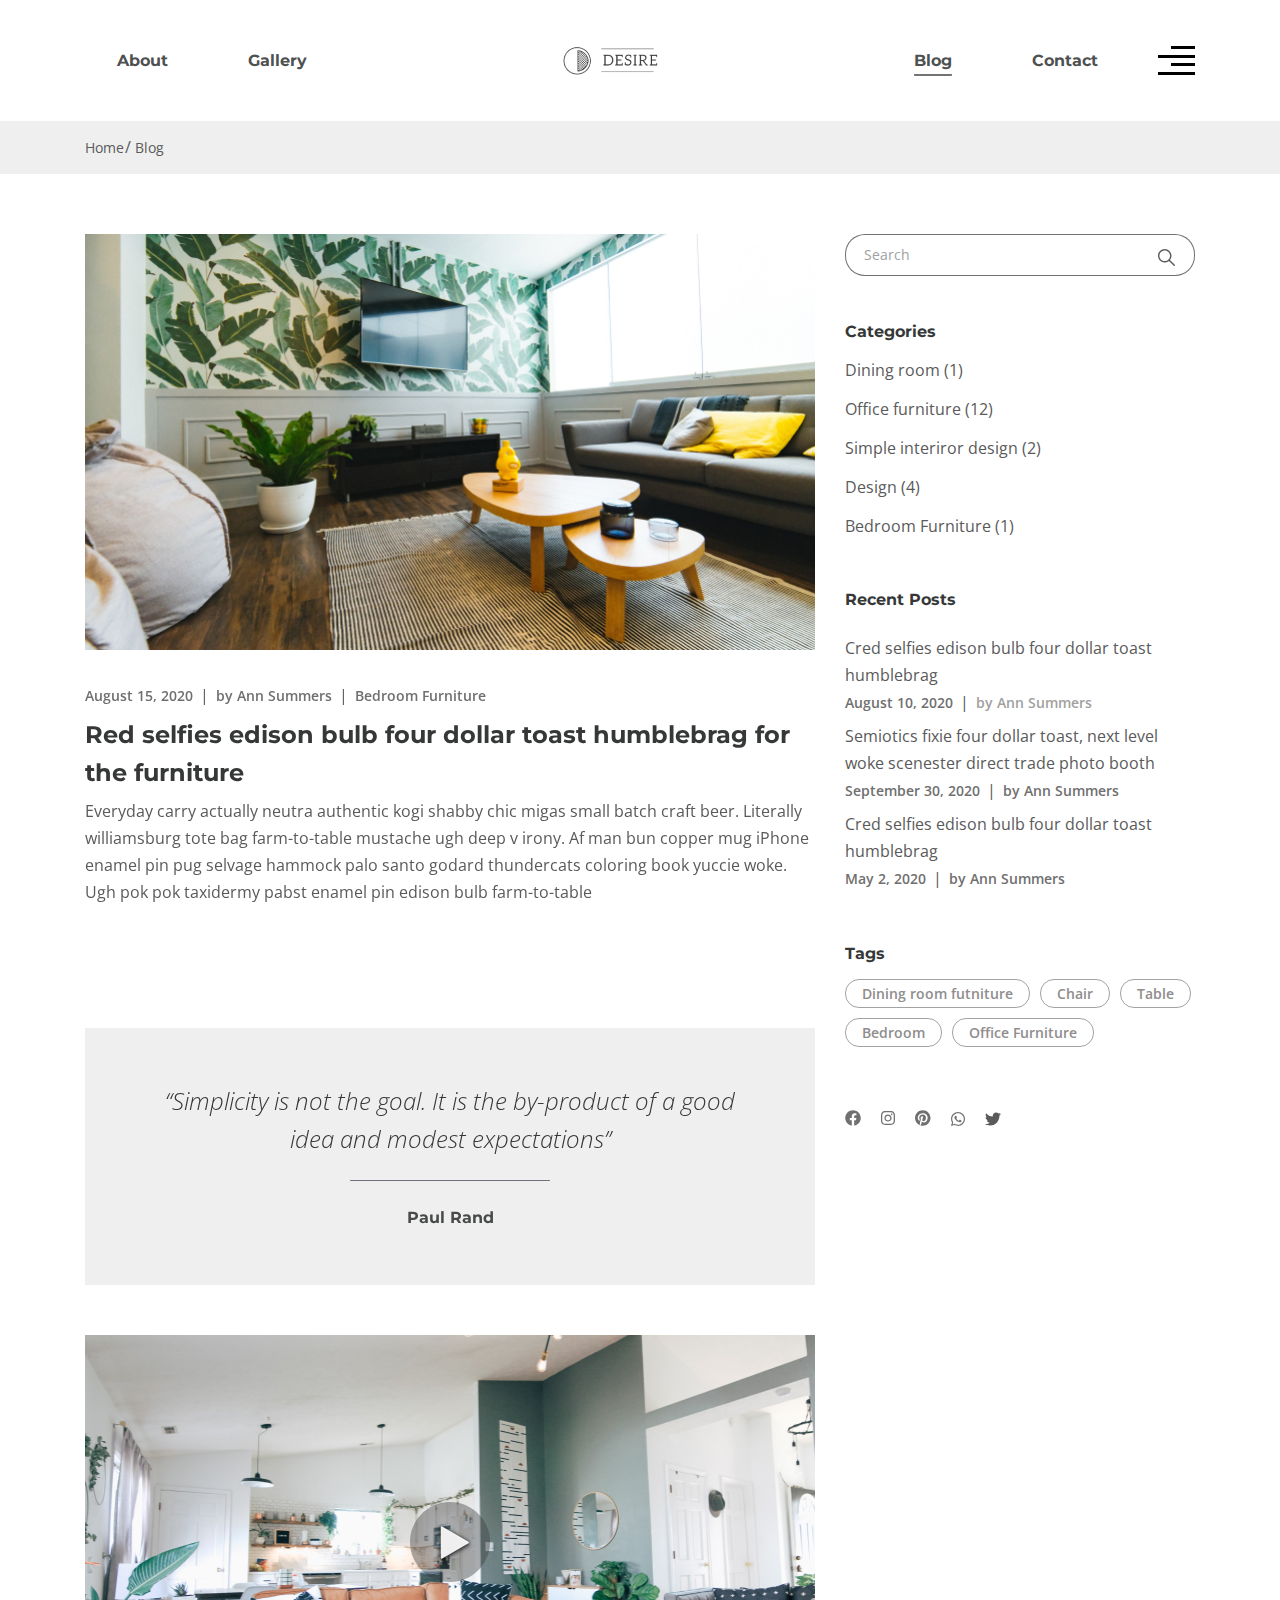
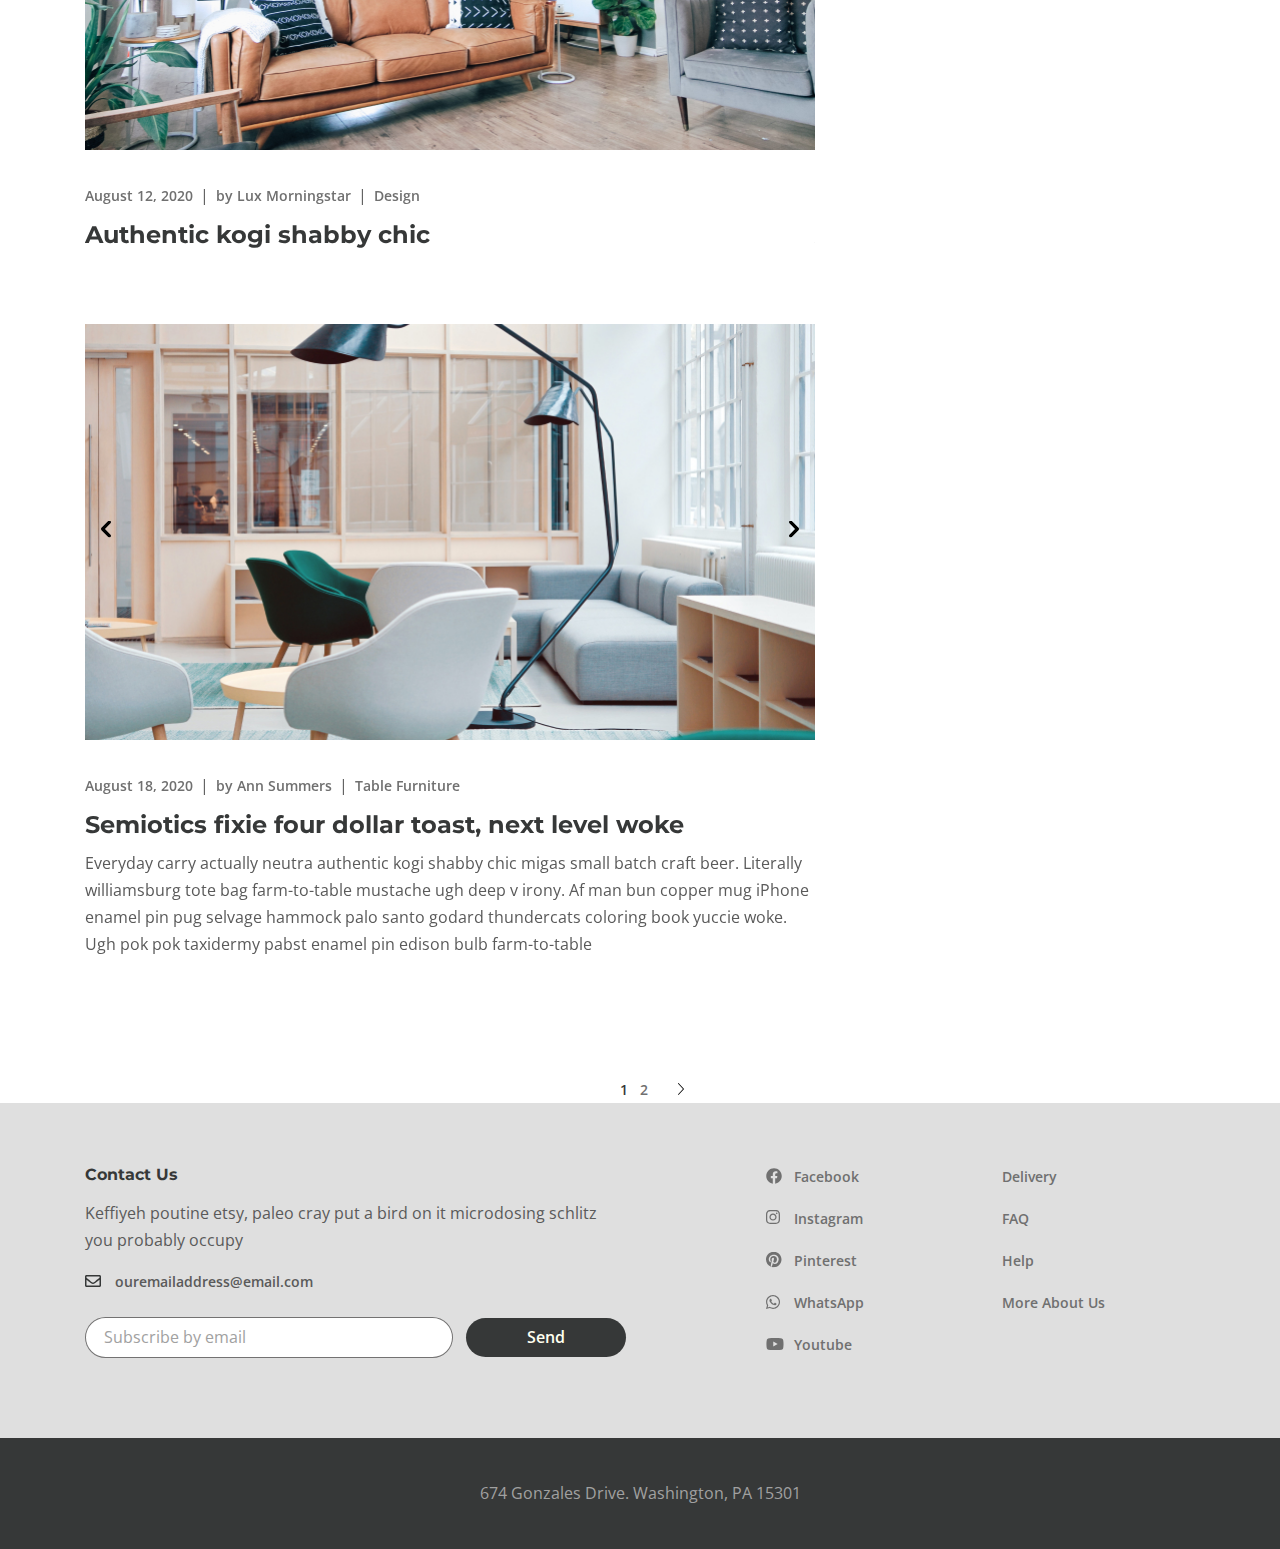
<file: Blog.html>
<!DOCTYPE html>
<html lang="en">

<head>
    <meta charset="UTF-8">
    <meta http-equiv="X-UA-Compatible" content="IE=edge">
    <meta name="viewport" content="width=device-width, initial-scale=1.0">
    <title>Blog</title>
    <link rel="preconnect" href="https://fonts.googleapis.com">
    <link rel="preconnect" href="https://fonts.gstatic.com" crossorigin>
    <link
        href="https://fonts.googleapis.com/css2?family=Montserrat:wght@700&family=Open+Sans:ital,wght@0,400;0,600;1,300&display=swap"
        rel="stylesheet">
    <link rel="stylesheet" href="./css/reset.css">
    <link rel="stylesheet" href="https://cdn.jsdelivr.net/npm/swiper@9/swiper-bundle.min.css" />
    <link rel="stylesheet" href="./css/style.css">
</head>

<body>
    <div class="wrapper">
        <header class="header">
            <div class="container">
                <nav class="nav">
                    <ul class="menu__list">
                        <li class="menu__item">
                            <a class="menu__link" href="about.html">About</a>
                        </li>
                        <li class="menu__item">
                            <a class="menu__link" href="gallery.html">Gallery</a>
                        </li>
                    </ul>
                    <a class="logo" href="index.html">
                        <img class="logo__img" src="./images/home/logo.png" alt="logo">
                    </a>
                    <ul class="menu__list">
                        <li class="menu__item">
                            <a class="menu__link menu__link--active" href="#">Blog</a>
                        </li>
                        <li class="menu__item">
                            <a class="menu__link" href="Contact.html">Contact</a>
                        </li>
                    </ul>
                    <button class="menu__btn">
                        <span></span>
                        <span></span>
                        <span></span>
                        <span></span>
                    </button>
                    <button class="menu__mobile-btn">
                        <span></span>
                        <span></span>
                        <span></span>
                    </button>
                    <ul class="menu__mobile-list">
                        <li class="menu__item">
                            <a class="menu__link" href="about.html">About</a>
                        </li>
                        <li class="menu__item">
                            <a class="menu__link" href="gallery.html">Gallery</a>
                        </li>
                        <li class="menu__item">
                            <a class="menu__link menu__link-mobile--active" href="#">Blog</a>
                        </li>
                        <li class="menu__item">
                            <a class="menu__link" href="Contact.html">Contact</a>
                        </li>
                    </ul>
                </nav>
                <div class="sidemenu sidemenu--active">
                    <div class="sidemenu__inner">
                        <button class="sidemenu__btn">
                            <span></span>
                            <span></span>
                        </button>
                        <a class="sidelogo" href="#">
                            <img class="sidelogo__img" src="./images/home/sidelogo.png" alt="logo">
                        </a>
                        <h2 class="sidemenu__title section__title">
                            Furniture for life
                        </h2>
                        <p class="sidemenu__text">
                            Sustainable hot chicken skateboard, dreamcatcher meggings actually squid. Slow-carb everyday
                            carry +1 art party microdosing, put a bird on it brooklyn
                        </p>
                        <img class="sidemenu__img" src="./images/home/sidemenu.jpg" alt="">
                    </div>
                </div>
            </div>
        </header>
        <main class="main">
            <div class="breadcrumbs">
                <div class="container">
                    <ul class="breadcrumbs__list">
                        <li class="breadcrumbs__item">
                            <a class="breadcrumbs__link" href="#">Home</a>
                        </li>
                        <li class="breadcrumbs__item">
                            <a class="breadcrumbs__link" href="#">Blog</a>
                        </li>
                    </ul>
                </div>
            </div>
            <div class="blog">
                <div class="container">
                    <div class="blog__inner">
                        <div class="blog__main">
                            <div class="swiper-wrapper">
                                <div class="blog__slide-inner swiper-slide">
                                    <div class="blog__item">
                                        <a class="blog__img-link" href="#">
                                            <img class="blog__img" src="./images/blog/1.jpg" alt="">
                                        </a>
                                        <div class="more__link-box">
                                            <p class="more__data">August 15, 2020</p> |
                                            <a class="more__author" href="#">by Ann Summers</a> |
                                            <a class="more__blogname" href="#">Bedroom Furniture</a>
                                        </div>
                                        <a class="more__link-title" href="#">
                                            Red selfies edison bulb four dollar toast humblebrag for the furniture
                                        </a>
                                        <p class="blog__descr">
                                            Everyday carry actually neutra authentic kogi shabby chic migas small
                                            batch
                                            craft
                                            beer. Literally williamsburg tote bag farm-to-table mustache ugh deep v
                                            irony.
                                            Af
                                            man bun copper mug iPhone enamel pin pug selvage hammock palo santo
                                            godard
                                            thundercats coloring book yuccie woke. Ugh pok pok taxidermy pabst
                                            enamel
                                            pin
                                            edison
                                            bulb farm-to-table
                                        </p>
                                    </div>
                                    <blockquote class="blog__blockquote">
                                        <p class="blog__blockquote-text">
                                            “Simplicity is not the goal. It is the by-product of a good idea and
                                            modest
                                            expectations”
                                        </p>
                                        <cite class="blog__blockquote-author">Paul Rand</cite>
                                    </blockquote>
                                    <div class="blog__item">
                                        <a class="blog__img-link blog__img-link--play" href="#">
                                            <img class="blog__img" src="./images/blog/2.jpg" alt="">
                                            <svg width="80" height="80" viewBox="0 0 80 80" fill="none"
                                                xmlns="http://www.w3.org/2000/svg">
                                                <path fill-rule="evenodd" clip-rule="evenodd"
                                                    d="M40 80C62.0914 80 80 62.0914 80 40C80 17.9086 62.0914 0 40 0C17.9086 0 0 17.9086 0 40C0 62.0914 17.9086 80 40 80Z"
                                                    fill="#363838" fill-opacity="0.4" />
                                                <g filter="url(#filter0_d_25_269)">
                                                    <path fill-rule="evenodd" clip-rule="evenodd"
                                                        d="M58.5 39.634C59.1667 40.0189 59.1667 40.9811 58.5 41.366L32.25 56.5215C31.5833 56.9064 30.75 56.4252 30.75 55.6554L30.75 25.3446C30.75 24.5748 31.5833 24.0936 32.25 24.4785L58.5 39.634Z"
                                                        fill="white" fill-opacity="0.93" />
                                                </g>
                                                <defs>
                                                    <filter id="filter0_d_25_269" x="26.75" y="21.343" width="36.25"
                                                        height="40.314" filterUnits="userSpaceOnUse"
                                                        color-interpolation-filters="sRGB">
                                                        <feFlood flood-opacity="0" result="BackgroundImageFix" />
                                                        <feColorMatrix in="SourceAlpha" type="matrix"
                                                            values="0 0 0 0 0 0 0 0 0 0 0 0 0 0 0 0 0 0 127 0"
                                                            result="hardAlpha" />
                                                        <feOffset dy="1" />
                                                        <feGaussianBlur stdDeviation="2" />
                                                        <feColorMatrix type="matrix"
                                                            values="0 0 0 0 0 0 0 0 0 0 0 0 0 0 0 0 0 0 0.852218 0" />
                                                        <feBlend mode="normal" in2="BackgroundImageFix"
                                                            result="effect1_dropShadow_25_269" />
                                                        <feBlend mode="normal" in="SourceGraphic"
                                                            in2="effect1_dropShadow_25_269" result="shape" />
                                                    </filter>
                                                </defs>
                                            </svg>
                                        </a>
                                        <div class="more__link-box">
                                            <p class="more__data">August 12, 2020</p> |
                                            <a class="more__author" href="#">by Lux Morningstar</a> |
                                            <a class="more__blogname" href="#">Design</a>
                                        </div>
                                        <a class="more__link-title" href="#">
                                            Authentic kogi shabby chic
                                        </a>
                                    </div>
                                    <div class="blog__item blog__item-slider">
                                        <div class="blog__img-link blog__img-link--slider" href="#">
                                            <div class="swiper-wrapper">
                                                <img class="blog__img swiper-slide" src="./images/blog/slide1.jpg"
                                                    alt="">
                                                <img class="blog__img swiper-slide" src="./images/blog/slide1.jpg"
                                                    alt="">
                                                <img class="blog__img swiper-slide" src="./images/blog/slide1.jpg"
                                                    alt="">
                                            </div>
                                            <div class="prev__arrow">
                                                <img class="prev__img" src="./images/blog/prev.svg" alt="">
                                            </div>
                                            <div class="next__arrow">
                                                <img class="next__img" src="./images/blog/next.svg" alt="">
                                            </div>
                                        </div>
                                        <div class="more__link-box">
                                            <p class="more__data">August 18, 2020</p> |
                                            <a class="more__author" href="#">by Ann Summers</a> |
                                            <a class="more__blogname" href="#">Table Furniture</a>
                                        </div>
                                        <a class="more__link-title" href="#">
                                            Semiotics fixie four dollar toast, next level woke
                                        </a>
                                        <p class="blog__descr">
                                            Everyday carry actually neutra authentic kogi shabby chic migas small
                                            batch
                                            craft
                                            beer. Literally williamsburg tote bag farm-to-table mustache ugh deep v
                                            irony.
                                            Af
                                            man bun copper mug iPhone enamel pin pug selvage hammock palo santo
                                            godard
                                            thundercats coloring book yuccie woke. Ugh pok pok taxidermy pabst
                                            enamel
                                            pin
                                            edison
                                            bulb farm-to-table
                                        </p>
                                    </div>
                                </div>
                                <div class="blog__slide-inner swiper-slide">
                                    <div class="blog__item">
                                        <a class="blog__img-link" href="#">
                                            <img class="blog__img" src="./images/blog/1.jpg" alt="">
                                        </a>
                                        <div class="more__link-box">
                                            <p class="more__data">August 15, 2020</p> |
                                            <a class="more__author" href="#">by Ann Summers</a> |
                                            <a class="more__blogname" href="#">Bedroom Furniture</a>
                                        </div>
                                        <a class="more__link-title" href="#">
                                            Red selfies edison bulb four dollar toast humblebrag for the furniture
                                        </a>
                                        <p class="blog__descr">
                                            Everyday carry actually neutra authentic kogi shabby chic migas small
                                            batch
                                            craft
                                            beer. Literally williamsburg tote bag farm-to-table mustache ugh deep v
                                            irony.
                                            Af
                                            man bun copper mug iPhone enamel pin pug selvage hammock palo santo
                                            godard
                                            thundercats coloring book yuccie woke. Ugh pok pok taxidermy pabst
                                            enamel
                                            pin
                                            edison
                                            bulb farm-to-table
                                        </p>
                                    </div>
                                    <blockquote class="blog__blockquote">
                                        <p class="blog__blockquote-text">
                                            “Simplicity is not the goal. It is the by-product of a good idea and
                                            modest
                                            expectations”
                                        </p>
                                        <cite class="blog__blockquote-author">Paul Rand</cite>
                                    </blockquote>
                                    <div class="blog__item">
                                        <a class="blog__img-link blog__img-link--play" href="#">
                                            <img class="blog__img" src="./images/blog/2.jpg" alt="">
                                            <svg width="80" height="80" viewBox="0 0 80 80" fill="none"
                                                xmlns="http://www.w3.org/2000/svg">
                                                <path fill-rule="evenodd" clip-rule="evenodd"
                                                    d="M40 80C62.0914 80 80 62.0914 80 40C80 17.9086 62.0914 0 40 0C17.9086 0 0 17.9086 0 40C0 62.0914 17.9086 80 40 80Z"
                                                    fill="#363838" fill-opacity="0.4" />
                                                <g filter="url(#filter0_d_25_269)">
                                                    <path fill-rule="evenodd" clip-rule="evenodd"
                                                        d="M58.5 39.634C59.1667 40.0189 59.1667 40.9811 58.5 41.366L32.25 56.5215C31.5833 56.9064 30.75 56.4252 30.75 55.6554L30.75 25.3446C30.75 24.5748 31.5833 24.0936 32.25 24.4785L58.5 39.634Z"
                                                        fill="white" fill-opacity="0.93" />
                                                </g>
                                                <defs>
                                                    <filter id="filter0_d_25_269" x="26.75" y="21.343" width="36.25"
                                                        height="40.314" filterUnits="userSpaceOnUse"
                                                        color-interpolation-filters="sRGB">
                                                        <feFlood flood-opacity="0" result="BackgroundImageFix" />
                                                        <feColorMatrix in="SourceAlpha" type="matrix"
                                                            values="0 0 0 0 0 0 0 0 0 0 0 0 0 0 0 0 0 0 127 0"
                                                            result="hardAlpha" />
                                                        <feOffset dy="1" />
                                                        <feGaussianBlur stdDeviation="2" />
                                                        <feColorMatrix type="matrix"
                                                            values="0 0 0 0 0 0 0 0 0 0 0 0 0 0 0 0 0 0 0.852218 0" />
                                                        <feBlend mode="normal" in2="BackgroundImageFix"
                                                            result="effect1_dropShadow_25_269" />
                                                        <feBlend mode="normal" in="SourceGraphic"
                                                            in2="effect1_dropShadow_25_269" result="shape" />
                                                    </filter>
                                                </defs>
                                            </svg>
                                        </a>
                                        <div class="more__link-box">
                                            <p class="more__data">August 12, 2020</p> |
                                            <a class="more__author" href="#">by Lux Morningstar</a> |
                                            <a class="more__blogname" href="#">Design</a>
                                        </div>
                                        <a class="more__link-title" href="#">
                                            Authentic kogi shabby chic
                                        </a>
                                    </div>
                                    <div class="blog__item blog__item-slider">
                                        <div class="blog__img-link blog__img-link--slider" href="#">
                                            <div class="swiper-wrapper">
                                                <img class="blog__img swiper-slide" src="./images/blog/slide1.jpg"
                                                    alt="">
                                                <img class="blog__img swiper-slide" src="./images/blog/slide1.jpg"
                                                    alt="">
                                                <img class="blog__img swiper-slide" src="./images/blog/slide1.jpg"
                                                    alt="">
                                            </div>
                                            <div class="prev__arrow">
                                                <img class="prev__img" src="./images/blog/prev.svg" alt="">
                                            </div>
                                            <div class="next__arrow">
                                                <img class="next__img" src="./images/blog/next.svg" alt="">
                                            </div>
                                        </div>
                                        <div class="more__link-box">
                                            <p class="more__data">August 18, 2020</p> |
                                            <a class="more__author" href="#">by Ann Summers</a> |
                                            <a class="more__blogname" href="#">Table Furniture</a>
                                        </div>
                                        <a class="more__link-title" href="#">
                                            Semiotics fixie four dollar toast, next level woke
                                        </a>
                                        <p class="blog__descr">
                                            Everyday carry actually neutra authentic kogi shabby chic migas small
                                            batch
                                            craft
                                            beer. Literally williamsburg tote bag farm-to-table mustache ugh deep v
                                            irony.
                                            Af
                                            man bun copper mug iPhone enamel pin pug selvage hammock palo santo
                                            godard
                                            thundercats coloring book yuccie woke. Ugh pok pok taxidermy pabst
                                            enamel
                                            pin
                                            edison
                                            bulb farm-to-table
                                        </p>
                                    </div>
                                </div>

                            </div>
                            <div class="blog__next">
                                <img class="blog__next-img" src="./images/blog/blog-next.svg" alt="">
                            </div>
                            <div class="swiper-pagination blog__pag"></div>
                        </div>

                        <div class="blog-aside">

                            <form class="blog-aside__form">
                                <input class="blog-aside__input" type="search" placeholder="Search">
                                <button class="blog-aside__btn" type="submit">
                                    <img class="blog-aside__btn-img" src="./images/blog/shape.svg" alt="">
                                </button>
                            </form>
                            <div class="blog__categories">
                                <p class="blog-aside__list-title">Categories</p>
                                <ul class="blog-aside__list">
                                    <li class="blog-aside__list-item">
                                        <a class="blog-aside__list-link" href="#">Dining room (1)</a>
                                    </li>
                                    <li class="blog-aside__list-item">
                                        <a class="blog-aside__list-link" href="#">Office furniture (12)</a>
                                    </li>
                                    <li class="blog-aside__list-item">
                                        <a class="blog-aside__list-link" href="#">Simple interiror design (2)</a>
                                    </li>
                                    <li class="blog-aside__list-item">
                                        <a class="blog-aside__list-link" href="#">Design (4)</a>
                                    </li>
                                    <li class="blog-aside__list-item">
                                        <a class="blog-aside__list-link" href="#">Bedroom Furniture (1)</a>
                                    </li>
                                </ul>
                                <button class="aside-mobile__btn">
                                    <img class="aside-mobile__btn-img" src="./images/blog/arrow.svg" alt="">
                                </button>
                            </div>
                            <p class="blog-aside__title">Recent Posts</p>
                            <a class="blog-aside__text">Cred selfies edison bulb four dollar toast humblebrag</a>
                            <div class="more__link-box">
                                <p class="more__data">August 10, 2020</p> |
                                <a class="more__author aside__author" href="#">by Ann Summers</a>
                            </div>
                            <a class="blog-aside__text">Semiotics fixie four dollar toast, next level woke scenester
                                direct trade photo booth</a>
                            <div class="more__link-box">
                                <p class="more__data">September 30, 2020</p> |
                                <a class="more__author" href="#">by Ann Summers</a>
                            </div>
                            <a class="blog-aside__text">Cred selfies edison bulb four dollar toast humblebrag</a>
                            <div class="more__link-box">
                                <p class="more__data">May 2, 2020</p> |
                                <a class="more__author" href="#">by Ann Summers</a>
                            </div>
                            <div class="blog-aside__tags">
                                <p class="blog-aside__tags-title">Tags</p>
                                <div class="blog-aside__tags__inner">
                                    <a class="blog-aside__tags-link" href="#">Dining room futniture</a>
                                    <a class="blog-aside__tags-link" href="#">Chair</a>
                                    <a class="blog-aside__tags-link" href="#">Table</a>
                                    <a class="blog-aside__tags-link" href="#">Bedroom</a>
                                    <a class="blog-aside__tags-link" href="#">Office Furniture</a>
                                </div>
                            </div>
                            <ul class="blog-aside__social-list">
                                <li class="blog-aside__social-item">
                                    <a class="blog-aside__social-link" href="#">
                                        <img class="blog-aside__social-img" src="./images/home/facebook.svg" alt="">
                                    </a>
                                </li>
                                <li class="blog-aside__social-item">
                                    <a class="blog-aside__social-link" href="#">
                                        <img class="blog-aside__social-img" src="./images/home/instagram.svg" alt="">
                                    </a>
                                </li>
                                <li class="blog-aside__social-item">
                                    <a class="blog-aside__social-link" href="#">
                                        <img class="blog-aside__social-img" src="./images/home/pinterest.svg" alt="">
                                    </a>
                                </li>
                                <li class="blog-aside__social-item">
                                    <a class="blog-aside__social-link" href="#">
                                        <img class="blog-aside__social-img" src="./images/home/whatsapp.svg" alt="">
                                    </a>
                                </li>
                                <li class="blog-aside__social-item">
                                    <a class="blog-aside__social-link" href="#">
                                        <img class="blog-aside__social-img" src="./images/home/twitter.svg" alt="">
                                    </a>
                                </li>
                            </ul>
                        </div>
                    </div>
                </div>
            </div>
        </main>
        <footer class="footer">
            <div class="footer__top">
                <div class="container">
                    <div class="footer__inner">
                        <form class="footer__form">
                            <p class="footer__form-title">Contact Us</p>
                            <p class="footer__form-text">
                                Keffiyeh poutine etsy, paleo cray put a bird on it microdosing schlitz you probably
                                occupy
                            </p>
                            <a class="form__mail" href="mailto:ouremailaddress@email.com">ouremailaddress@email.com</a>
                            <input class="footer__input" type="email" placeholder="Subscribe by email">
                            <button class="form__btn" type="submit">Send</button>
                        </form>
                        <ul class="footer__socials">
                            <li class="social__item">
                                <a class="social__link social__link--facebook" href="#">Facebook</a>
                            </li>
                            <li class="social__item">
                                <a class="social__link social__link--instagram" href="#">Instagram</a>
                            </li>
                            <li class="social__item">
                                <a class="social__link social__link--pinterest" href="#">Pinterest</a>
                            </li>
                            <li class="social__item">
                                <a class="social__link social__link--whatsapp" href="#">WhatsApp</a>
                            </li>
                            <li class="social__item">
                                <a class="social__link social__link--youtube" href="#">Youtube</a>
                            </li>
                        </ul>
                        <ul class="footer__menu">
                            <li class="footer__menu-item">
                                <a class="footer__menu-link" href="#">Delivery</a>
                            </li>
                            <li class="footer__menu-item">
                                <a class="footer__menu-link" href="#">FAQ</a>
                            </li>
                            <li class="footer__menu-item">
                                <a class="footer__menu-link" href="#">Help</a>
                            </li>
                            <li class="footer__menu-item">
                                <a class="footer__menu-link" href="#">More About Us</a>
                            </li>
                        </ul>
                    </div>
                </div>
            </div>
            <div class="footer__adress-box">
                <div class="container">
                    <address class="footer__adress">
                        674 Gonzales Drive. Washington, PA 15301
                    </address>
                </div>
            </div>
        </footer>
    </div>


    <script src="https://cdn.jsdelivr.net/npm/swiper@9/swiper-bundle.min.js"></script>
    <script src="./JS/main.js"></script>
</body>

</html>
</file>
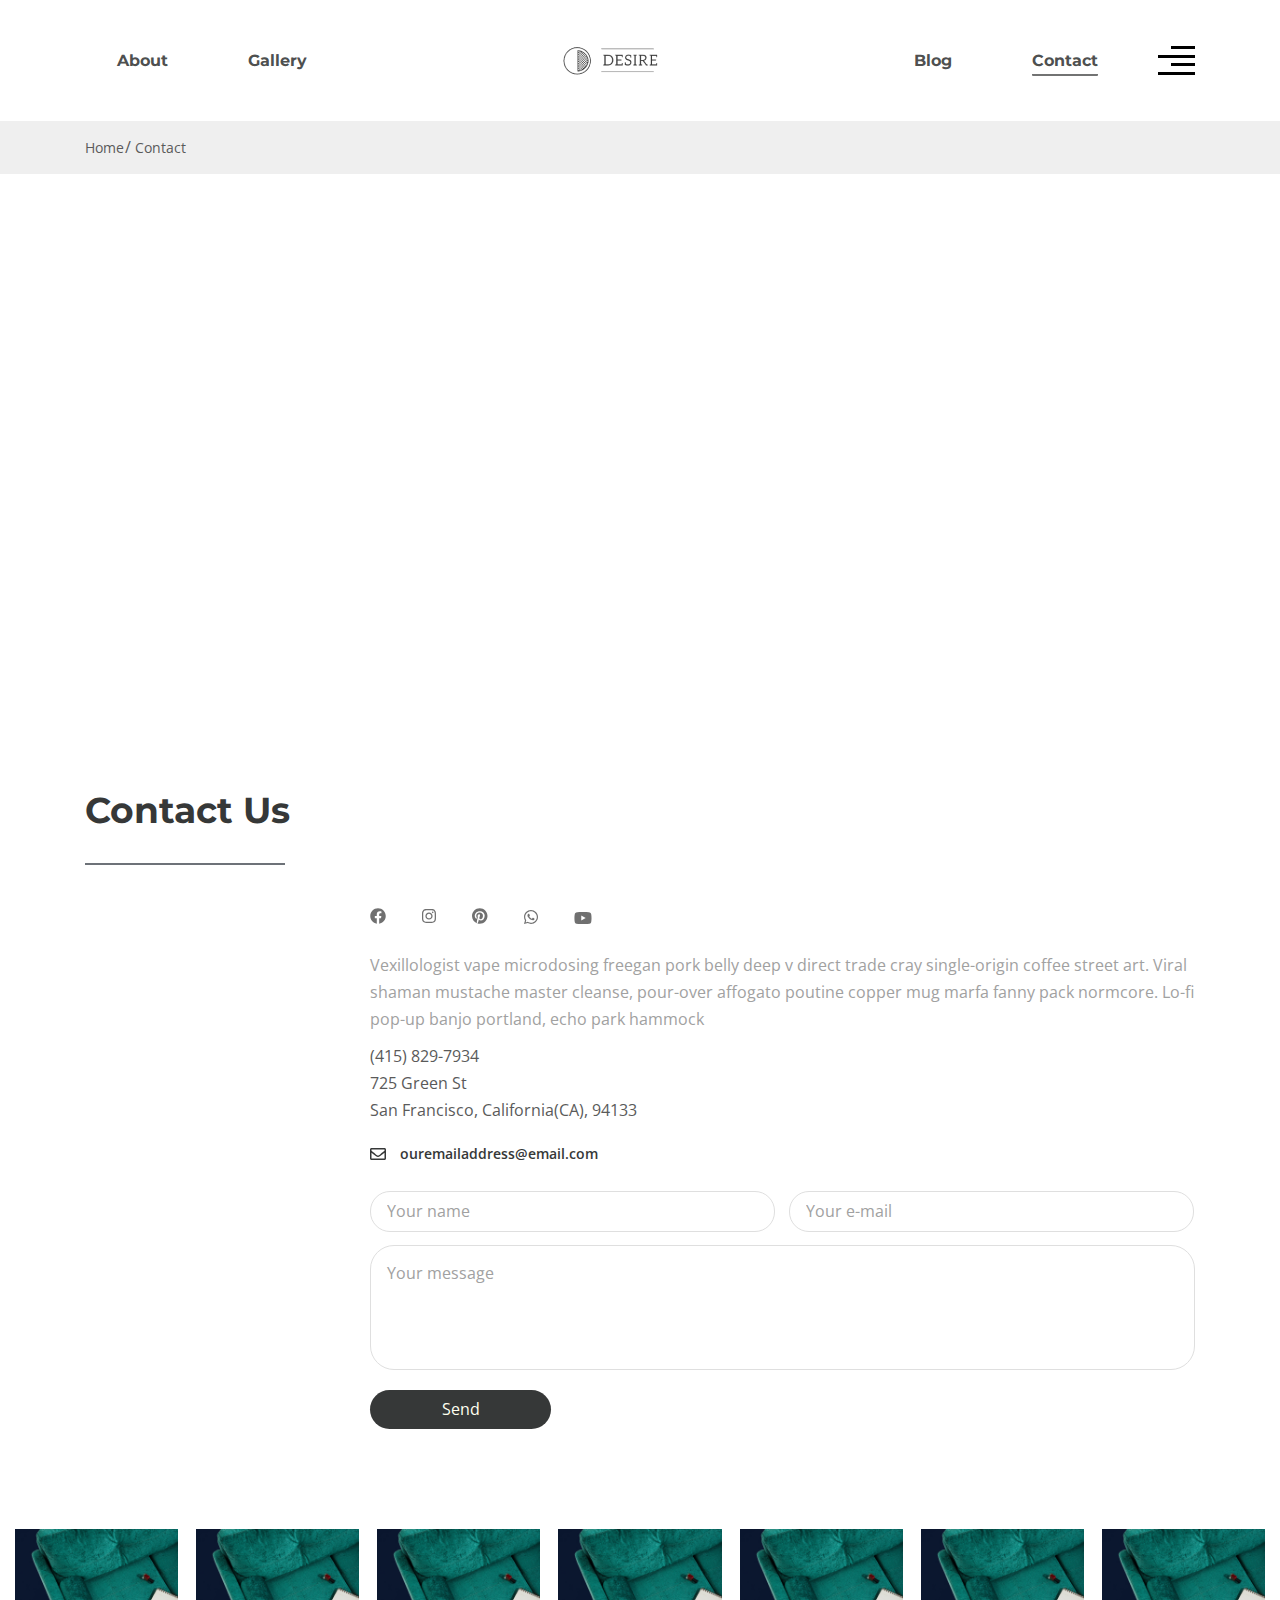
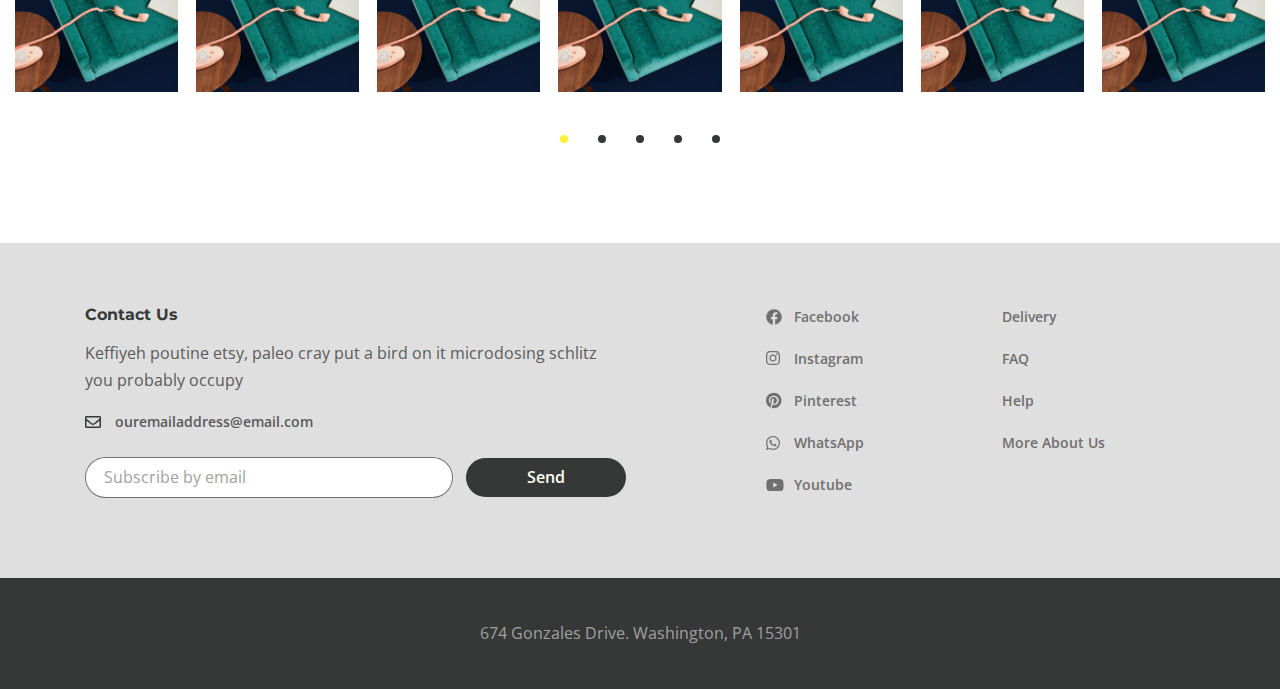
<file: Contact.html>
<!DOCTYPE html>
<html lang="en">

<head>
    <meta charset="UTF-8">
    <meta http-equiv="X-UA-Compatible" content="IE=edge">
    <meta name="viewport" content="width=device-width, initial-scale=1.0">
    <title>Contact</title>
    <link rel="preconnect" href="https://fonts.googleapis.com">
    <link rel="preconnect" href="https://fonts.gstatic.com" crossorigin>
    <link
        href="https://fonts.googleapis.com/css2?family=Montserrat:wght@700&family=Open+Sans:ital,wght@0,400;0,600;1,300&display=swap"
        rel="stylesheet">
    <link rel="stylesheet" href="./css/reset.css">
    <link rel="stylesheet" href="https://cdn.jsdelivr.net/npm/swiper@9/swiper-bundle.min.css" />
    <link rel="stylesheet" href="./css/style.css">
</head>

<body>
    <div class="wrapper">
        <header class="header">
            <div class="container">
                <nav class="nav">
                    <ul class="menu__list">
                        <li class="menu__item">
                            <a class="menu__link" href="about.html">About</a>
                        </li>
                        <li class="menu__item">
                            <a class="menu__link" href="gallery.html">Gallery</a>
                        </li>
                    </ul>
                    <a class="logo" href="index.html">
                        <img class="logo__img" src="./images/home/logo.png" alt="logo">
                    </a>
                    <ul class="menu__list">
                        <li class="menu__item">
                            <a class="menu__link" href="Blog.html">Blog</a>
                        </li>
                        <li class="menu__item">
                            <a class="menu__link  menu__link--active" href="#">Contact</a>
                        </li>
                    </ul>
                    <button class="menu__btn">
                        <span></span>
                        <span></span>
                        <span></span>
                        <span></span>
                    </button>
                    <button class="menu__mobile-btn">
                        <span></span>
                        <span></span>
                        <span></span>
                    </button>
                    <ul class="menu__mobile-list">
                        <li class="menu__item">
                            <a class="menu__link" href="about.html">About</a>
                        </li>
                        <li class="menu__item">
                            <a class="menu__link" href="gallery.html">Gallery</a>
                        </li>
                        <li class="menu__item">
                            <a class="menu__link" href="Blog.html">Blog</a>
                        </li>
                        <li class="menu__item">
                            <a class="menu__link menu__link-mobile--active" href="#">Contact</a>
                        </li>
                    </ul>
                </nav>
                <div class="sidemenu sidemenu--active">
                    <div class="sidemenu__inner">
                        <button class="sidemenu__btn">
                            <span></span>
                            <span></span>
                        </button>
                        <a class="sidelogo" href="#">
                            <img class="sidelogo__img" src="./images/home/sidelogo.png" alt="logo">
                        </a>
                        <h2 class="sidemenu__title section__title">
                            Furniture for life
                        </h2>
                        <p class="sidemenu__text">
                            Sustainable hot chicken skateboard, dreamcatcher meggings actually squid. Slow-carb everyday
                            carry +1 art party microdosing, put a bird on it brooklyn
                        </p>
                        <img class="sidemenu__img" src="./images/home/sidemenu.jpg" alt="">
                    </div>
                </div>
            </div>
        </header>
        <main class="main">
            <div class="breadcrumbs">
                <div class="container">
                    <ul class="breadcrumbs__list">
                        <li class="breadcrumbs__item">
                            <a class="breadcrumbs__link" href="#">Home</a>
                        </li>
                        <li class="breadcrumbs__item">
                            <a class="breadcrumbs__link" href="#">Contact</a>
                        </li>
                    </ul>
                </div>
            </div>
            <div class="map">
                <iframe
                    src="https://www.google.com/maps/embed?pb=!1m18!1m12!1m3!1d35672.34763861187!2d-122.43869052162434!3d37.78957423367129!2m3!1f0!2f0!3f0!3m2!1i1024!2i768!4f13.1!3m3!1m2!1s0x808580f18d8c6ea7%3A0x5d7f53fb70a3a903!2zNzI1IEdyZWVuIFN0LCBTYW4gRnJhbmNpc2NvLCBDQSA5NDEzMywg0KHQqNCQ!5e0!3m2!1sru!2sru!4v1682793037482!5m2!1sru!2sru"
                    width="100%" style="border:0;" allowfullscreen="" loading="lazy"
                    referrerpolicy="no-referrer-when-downgrade">
                </iframe>
            </div>
            <section class="contact">
                <div class="container">
                    <h2 class="section__title contact__title">
                        Contact Us
                    </h2>
                    <div class="contact__inner">
                        <ul class="contact__social-list">
                            <li class="contact__social-item">
                                <a class="contact__social-link" href="#">
                                    <img class="contact__social-img" src="./images/home/facebook.svg" alt="">
                                </a>
                            </li>
                            <li class="contact__social-item">
                                <a class="contact__social-link" href="#">
                                    <img class="contact__social-img" src="./images/home/instagram.svg" alt="">
                                </a>
                            </li>
                            <li class="contact__social-item">
                                <a class="contact__social-link" href="#">
                                    <img class="contact__social-img" src="./images/home/pinterest.svg" alt="">
                                </a>
                            </li>
                            <li class="contact__social-item">
                                <a class="contact__social-link" href="#">
                                    <img class="contact__social-img" src="./images/home/whatsapp.svg" alt="">
                                </a>
                            </li>
                            <li class="contact__social-item">
                                <a class="contact__social-link" href="#">
                                    <img class="contact__social-img" src="./images/home/youtube.svg" alt="">
                                </a>
                            </li>
                        </ul>
                        <p class="contact__text">
                            Vexillologist vape microdosing freegan pork belly deep v direct trade cray single-origin
                            coffee street art. Viral shaman mustache master cleanse, pour-over affogato poutine copper
                            mug marfa fanny pack normcore. Lo-fi pop-up banjo portland, echo park hammock
                        </p>
                        <address class="contact__address">
                            (415) 829-7934 <br>
                            725 Green St <br>
                            San Francisco, California(CA), 94133
                        </address>
                        <a class="contact__mail-link" href="mailto:ouremailaddress@email.com">
                            ouremailaddress@email.com</a>
                        <form class="contact__form">
                            <input class="contact__input" type="text" placeholder="Your name">
                            <input class="contact__input" type="email" placeholder="Your e-mail">
                            <textarea class="contact__textarea" placeholder="Your message"></textarea>
                            <button class="contact__btn" type="submit">Send</button>
                        </form>
                    </div>
                </div>
            </section>
            <div class="contact-gallery">
                <div class="container-big">
                    <div class="contact-gallery__slider">
                        <div class="swiper-wrapper">
                            <a class="new__card swiper-slide" href="#">
                                <img class="new__card-img" src="./images/home/newcard1.jpg"
                                    alt="Truffaut literally trust">
                                <div class="new__card-content">
                                    <h3 class="card__title">Truffaut literally trust</h3>
                                </div>
                            </a>
                            <a class="new__card swiper-slide" href="#">
                                <img class="new__card-img" src="./images/home/newcard1.jpg"
                                    alt="Truffaut literally trust">
                                <div class="new__card-content">
                                    <h3 class="card__title">Truffaut literally trust</h3>
                                </div>
                            </a>
                            <a class="new__card swiper-slide" href="#">
                                <img class="new__card-img" src="./images/home/newcard1.jpg"
                                    alt="Truffaut literally trust">
                                <div class="new__card-content">
                                    <h3 class="card__title">Truffaut literally trust</h3>
                                </div>
                            </a>
                            <a class="new__card swiper-slide" href="#">
                                <img class="new__card-img" src="./images/home/newcard1.jpg"
                                    alt="Truffaut literally trust">
                                <div class="new__card-content">
                                    <h3 class="card__title">Truffaut literally trust</h3>
                                </div>
                            </a>
                            <a class="new__card swiper-slide" href="#">
                                <img class="new__card-img" src="./images/home/newcard1.jpg"
                                    alt="Truffaut literally trust">
                                <div class="new__card-content">
                                    <h3 class="card__title">Truffaut literally trust</h3>
                                </div>
                            </a>
                            <a class="new__card swiper-slide" href="#">
                                <img class="new__card-img" src="./images/home/newcard1.jpg"
                                    alt="Truffaut literally trust">
                                <div class="new__card-content">
                                    <h3 class="card__title">Truffaut literally trust</h3>
                                </div>
                            </a>
                            <a class="new__card swiper-slide" href="#">
                                <img class="new__card-img" src="./images/home/newcard1.jpg"
                                    alt="Truffaut literally trust">
                                <div class="new__card-content">
                                    <h3 class="card__title">Truffaut literally trust</h3>
                                </div>
                            </a>
                            <a class="new__card swiper-slide" href="#">
                                <img class="new__card-img" src="./images/home/newcard1.jpg"
                                    alt="Truffaut literally trust">
                                <div class="new__card-content">
                                    <h3 class="card__title">Truffaut literally trust</h3>
                                </div>
                            </a>
                            <a class="new__card swiper-slide" href="#">
                                <img class="new__card-img" src="./images/home/newcard1.jpg"
                                    alt="Truffaut literally trust">
                                <div class="new__card-content">
                                    <h3 class="card__title">Truffaut literally trust</h3>
                                </div>
                            </a>
                            <a class="new__card swiper-slide" href="#">
                                <img class="new__card-img" src="./images/home/newcard1.jpg"
                                    alt="Truffaut literally trust">
                                <div class="new__card-content">
                                    <h3 class="card__title">Truffaut literally trust</h3>
                                </div>
                            </a>
                            <a class="new__card swiper-slide" href="#">
                                <img class="new__card-img" src="./images/home/newcard1.jpg"
                                    alt="Truffaut literally trust">
                                <div class="new__card-content">
                                    <h3 class="card__title">Truffaut literally trust</h3>
                                </div>
                            </a>
                            <a class="new__card swiper-slide" href="#">
                                <img class="new__card-img" src="./images/home/newcard1.jpg"
                                    alt="Truffaut literally trust">
                                <div class="new__card-content">
                                    <h3 class="card__title">Truffaut literally trust</h3>
                                </div>
                            </a>
                            <a class="new__card swiper-slide" href="#">
                                <img class="new__card-img" src="./images/home/newcard1.jpg"
                                    alt="Truffaut literally trust">
                                <div class="new__card-content">
                                    <h3 class="card__title">Truffaut literally trust</h3>
                                </div>
                            </a>
                            <a class="new__card swiper-slide" href="#">
                                <img class="new__card-img" src="./images/home/newcard1.jpg"
                                    alt="Truffaut literally trust">
                                <div class="new__card-content">
                                    <h3 class="card__title">Truffaut literally trust</h3>
                                </div>
                            </a>
                            <a class="new__card swiper-slide" href="#">
                                <img class="new__card-img" src="./images/home/newcard1.jpg"
                                    alt="Truffaut literally trust">
                                <div class="new__card-content">
                                    <h3 class="card__title">Truffaut literally trust</h3>
                                </div>
                            </a>
                            <a class="new__card swiper-slide" href="#">
                                <img class="new__card-img" src="./images/home/newcard1.jpg"
                                    alt="Truffaut literally trust">
                                <div class="new__card-content">
                                    <h3 class="card__title">Truffaut literally trust</h3>
                                </div>
                            </a>
                            <a class="new__card swiper-slide" href="#">
                                <img class="new__card-img" src="./images/home/newcard1.jpg"
                                    alt="Truffaut literally trust">
                                <div class="new__card-content">
                                    <h3 class="card__title">Truffaut literally trust</h3>
                                </div>
                            </a>
                            <a class="new__card swiper-slide" href="#">
                                <img class="new__card-img" src="./images/home/newcard1.jpg"
                                    alt="Truffaut literally trust">
                                <div class="new__card-content">
                                    <h3 class="card__title">Truffaut literally trust</h3>
                                </div>
                            </a>
                            <a class="new__card swiper-slide" href="#">
                                <img class="new__card-img" src="./images/home/newcard1.jpg"
                                    alt="Truffaut literally trust">
                                <div class="new__card-content">
                                    <h3 class="card__title">Truffaut literally trust</h3>
                                </div>
                            </a>
                            <a class="new__card swiper-slide" href="#">
                                <img class="new__card-img" src="./images/home/newcard1.jpg"
                                    alt="Truffaut literally trust">
                                <div class="new__card-content">
                                    <h3 class="card__title">Truffaut literally trust</h3>
                                </div>
                            </a>
                            <a class="new__card swiper-slide" href="#">
                                <img class="new__card-img" src="./images/home/newcard1.jpg"
                                    alt="Truffaut literally trust">
                                <div class="new__card-content">
                                    <h3 class="card__title">Truffaut literally trust</h3>
                                </div>
                            </a>
                            <a class="new__card swiper-slide" href="#">
                                <img class="new__card-img" src="./images/home/newcard1.jpg"
                                    alt="Truffaut literally trust">
                                <div class="new__card-content">
                                    <h3 class="card__title">Truffaut literally trust</h3>
                                </div>
                            </a>
                            <a class="new__card swiper-slide" href="#">
                                <img class="new__card-img" src="./images/home/newcard1.jpg"
                                    alt="Truffaut literally trust">
                                <div class="new__card-content">
                                    <h3 class="card__title">Truffaut literally trust</h3>
                                </div>
                            </a>
                            <a class="new__card swiper-slide" href="#">
                                <img class="new__card-img" src="./images/home/newcard1.jpg"
                                    alt="Truffaut literally trust">
                                <div class="new__card-content">
                                    <h3 class="card__title">Truffaut literally trust</h3>
                                </div>
                            </a>
                            <a class="new__card swiper-slide" href="#">
                                <img class="new__card-img" src="./images/home/newcard1.jpg"
                                    alt="Truffaut literally trust">
                                <div class="new__card-content">
                                    <h3 class="card__title">Truffaut literally trust</h3>
                                </div>
                            </a>
                            <a class="new__card swiper-slide" href="#">
                                <img class="new__card-img" src="./images/home/newcard1.jpg"
                                    alt="Truffaut literally trust">
                                <div class="new__card-content">
                                    <h3 class="card__title">Truffaut literally trust</h3>
                                </div>
                            </a>
                            <a class="new__card swiper-slide" href="#">
                                <img class="new__card-img" src="./images/home/newcard1.jpg"
                                    alt="Truffaut literally trust">
                                <div class="new__card-content">
                                    <h3 class="card__title">Truffaut literally trust</h3>
                                </div>
                            </a>
                            <a class="new__card swiper-slide" href="#">
                                <img class="new__card-img" src="./images/home/newcard1.jpg"
                                    alt="Truffaut literally trust">
                                <div class="new__card-content">
                                    <h3 class="card__title">Truffaut literally trust</h3>
                                </div>
                            </a>
                            <a class="new__card swiper-slide" href="#">
                                <img class="new__card-img" src="./images/home/newcard1.jpg"
                                    alt="Truffaut literally trust">
                                <div class="new__card-content">
                                    <h3 class="card__title">Truffaut literally trust</h3>
                                </div>
                            </a>
                            <a class="new__card swiper-slide" href="#">
                                <img class="new__card-img" src="./images/home/newcard1.jpg"
                                    alt="Truffaut literally trust">
                                <div class="new__card-content">
                                    <h3 class="card__title">Truffaut literally trust</h3>
                                </div>
                            </a>
                        </div>
                        <div class="swiper-pagination contact__pagination"></div>
                    </div>
                </div>
            </div>
        </main>
        <footer class="footer">
            <div class="footer__top">
                <div class="container">
                    <div class="footer__inner">
                        <form class="footer__form">
                            <p class="footer__form-title">Contact Us</p>
                            <p class="footer__form-text">
                                Keffiyeh poutine etsy, paleo cray put a bird on it microdosing schlitz you probably
                                occupy
                            </p>
                            <a class="form__mail" href="mailto:ouremailaddress@email.com">ouremailaddress@email.com</a>
                            <input class="footer__input" type="email" placeholder="Subscribe by email">
                            <button class="form__btn" type="submit">Send</button>
                        </form>
                        <ul class="footer__socials">
                            <li class="social__item">
                                <a class="social__link social__link--facebook" href="#">Facebook</a>
                            </li>
                            <li class="social__item">
                                <a class="social__link social__link--instagram" href="#">Instagram</a>
                            </li>
                            <li class="social__item">
                                <a class="social__link social__link--pinterest" href="#">Pinterest</a>
                            </li>
                            <li class="social__item">
                                <a class="social__link social__link--whatsapp" href="#">WhatsApp</a>
                            </li>
                            <li class="social__item">
                                <a class="social__link social__link--youtube" href="#">Youtube</a>
                            </li>
                        </ul>
                        <ul class="footer__menu">
                            <li class="footer__menu-item">
                                <a class="footer__menu-link" href="#">Delivery</a>
                            </li>
                            <li class="footer__menu-item">
                                <a class="footer__menu-link" href="#">FAQ</a>
                            </li>
                            <li class="footer__menu-item">
                                <a class="footer__menu-link" href="#">Help</a>
                            </li>
                            <li class="footer__menu-item">
                                <a class="footer__menu-link" href="#">More About Us</a>
                            </li>
                        </ul>
                    </div>
                </div>
            </div>
            <div class="footer__adress-box">
                <div class="container">
                    <address class="footer__adress">
                        674 Gonzales Drive. Washington, PA 15301
                    </address>
                </div>
            </div>
        </footer>
    </div>


    <script src="https://cdn.jsdelivr.net/npm/swiper@9/swiper-bundle.min.js"></script>
    <script src="./JS/main.js"></script>
</body>

</html>
</file>
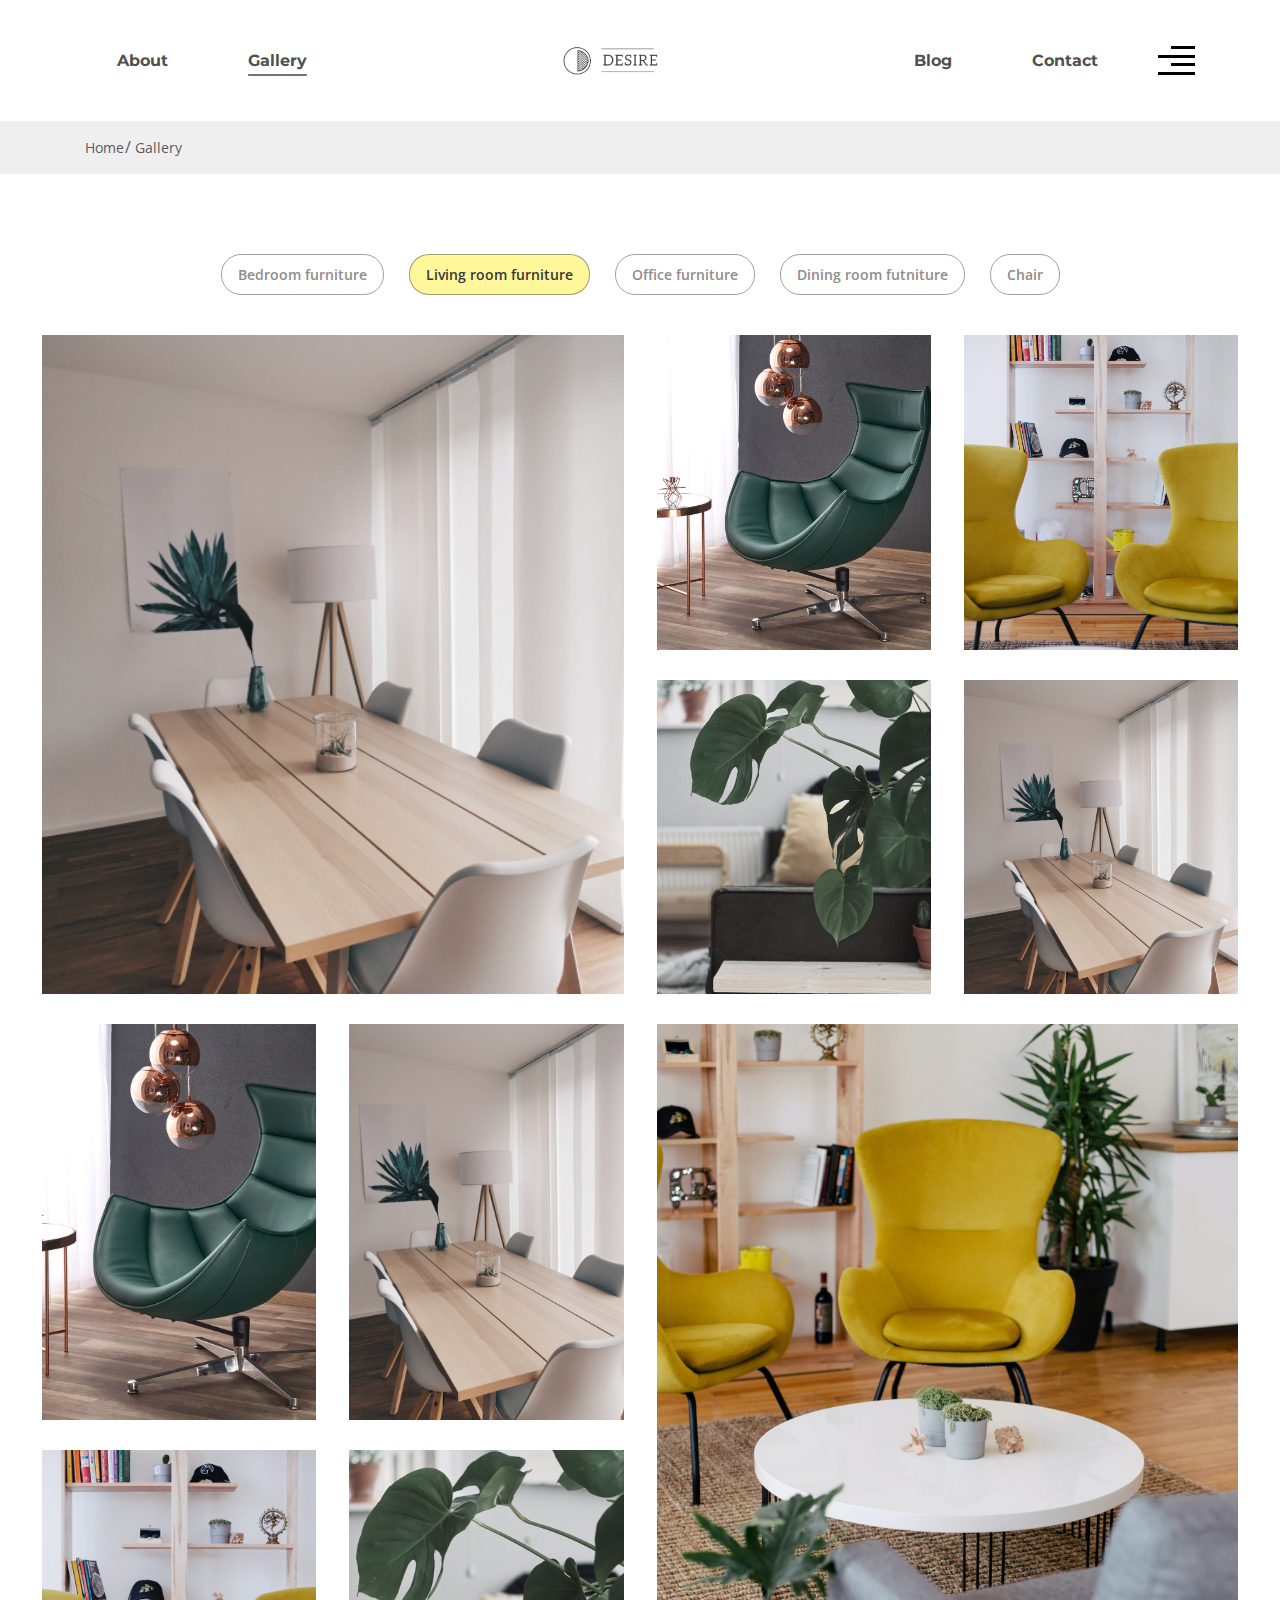
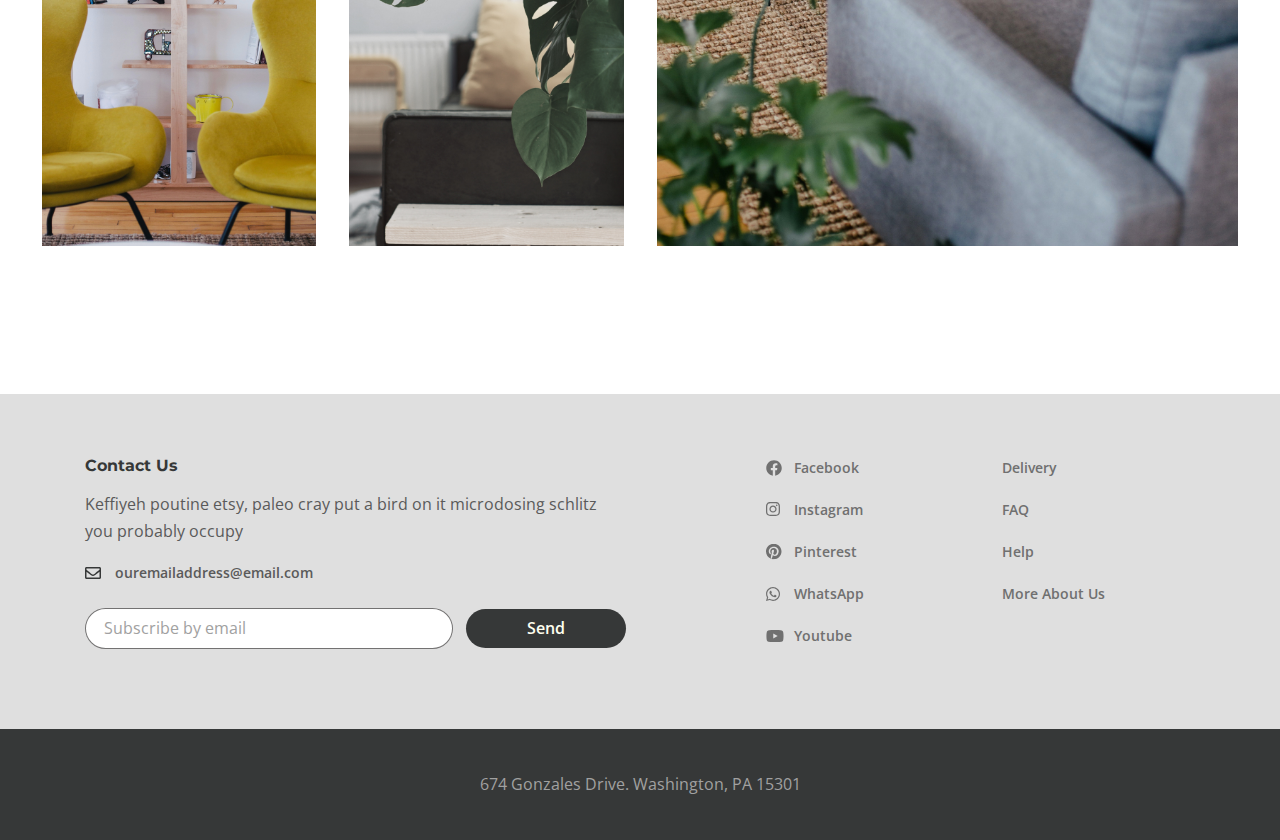
<file: gallery.html>
<!DOCTYPE html>
<html lang="en">

<head>
    <meta charset="UTF-8">
    <meta http-equiv="X-UA-Compatible" content="IE=edge">
    <meta name="viewport" content="width=device-width, initial-scale=1.0">
    <title>Gallery</title>
    <link rel="preconnect" href="https://fonts.googleapis.com">
    <link rel="preconnect" href="https://fonts.gstatic.com" crossorigin>
    <link
        href="https://fonts.googleapis.com/css2?family=Montserrat:wght@700&family=Open+Sans:ital,wght@0,400;0,600;1,300&display=swap"
        rel="stylesheet">
    <link rel="stylesheet" href="./css/reset.css">
    <link rel="stylesheet" href="https://cdn.jsdelivr.net/npm/swiper@9/swiper-bundle.min.css" />
    <link rel="stylesheet" href="./css/style.css">
</head>

<body>
    <div class="wrapper">
        <header class="header">
            <div class="container">
                <nav class="nav">
                    <ul class="menu__list">
                        <li class="menu__item">
                            <a class="menu__link" href="about.html">About</a>
                        </li>
                        <li class="menu__item">
                            <a class="menu__link menu__link--active" href="#">Gallery</a>
                        </li>
                    </ul>
                    <a class="logo" href="index.html">
                        <img class="logo__img" src="./images/home/logo.png" alt="logo">
                    </a>
                    <ul class="menu__list">
                        <li class="menu__item">
                            <a class="menu__link" href="Blog.html">Blog</a>
                        </li>
                        <li class="menu__item">
                            <a class="menu__link" href="Contact.html">Contact</a>
                        </li>
                    </ul>
                    <button class="menu__btn">
                        <span></span>
                        <span></span>
                        <span></span>
                        <span></span>
                    </button>
                    <button class="menu__mobile-btn">
                        <span></span>
                        <span></span>
                        <span></span>
                    </button>
                    <ul class="menu__mobile-list">
                        <li class="menu__item">
                            <a class="menu__link" href="about.html">About</a>
                        </li>
                        <li class="menu__item">
                            <a class="menu__link menu__link-mobile--active" href="#">Gallery</a>
                        </li>
                        <li class="menu__item">
                            <a class="menu__link" href="Blog.html">Blog</a>
                        </li>
                        <li class="menu__item">
                            <a class="menu__link" href="Contact.html">Contact</a>
                        </li>
                    </ul>
                </nav>
                <div class="sidemenu sidemenu--active">
                    <div class="sidemenu__inner">
                        <button class="sidemenu__btn">
                            <span></span>
                            <span></span>
                        </button>
                        <a class="sidelogo" href="#">
                            <img class="sidelogo__img" src="./images/home/sidelogo.png" alt="logo">
                        </a>
                        <h2 class="sidemenu__title section__title">
                            Furniture for life
                        </h2>
                        <p class="sidemenu__text">
                            Sustainable hot chicken skateboard, dreamcatcher meggings actually squid. Slow-carb everyday
                            carry +1 art party microdosing, put a bird on it brooklyn
                        </p>
                        <img class="sidemenu__img" src="./images/home/sidemenu.jpg" alt="">
                    </div>
                </div>
            </div>
        </header>
        <main class="main">
            <div class="breadcrumbs">
                <div class="container">
                    <ul class="breadcrumbs__list">
                        <li class="breadcrumbs__item">
                            <a class="breadcrumbs__link" href="#">Home</a>
                        </li>
                        <li class="breadcrumbs__item">
                            <a class="breadcrumbs__link" href="#">Gallery</a>
                        </li>
                    </ul>
                </div>
            </div>
            <div class="tabs tabs-gallery">
                <div class="container-big">
                    <div class="tabs__btn-box">
                        <button class="tabs__btn" data-button="btn1">Bedroom furniture</button>
                        <button class="tabs__btn tabs__btn--active" data-button="btn2">Living room furniture</button>
                        <button class="tabs__btn" data-button="btn3">Office furniture</button>
                        <button class="tabs__btn" data-button="btn4">Dining room futniture</button>
                        <button class="tabs__btn" data-button="btn5">Chair</button>
                    </div>
                    <div class="tabs__img-box" id="btn1">
                        <img class="tabs__img tabs__img--big" src="./images/home/livingroom3.jpg"
                            alt="living room furniture">
                        <img class="tabs__img" src="./images/home/livingroom1.jpg" alt="living room furniture">
                        <img class="tabs__img" src="./images/home/livingroom3.jpg" alt="living room furniture">
                        <img class="tabs__img" src="./images/home/livingroom4.jpg" alt="living room furniture">
                        <img class="tabs__img" src="./images/home/livingroom5.jpg" alt="living room furniture">
                        <img class="tabs__img" src="./images/home/livingroom2.jpg" alt="living room furniture">
                        <img class="tabs__img" src="./images/home/livingroom4.jpg" alt="living room furniture">
                        <img class="tabs__img" src="./images/home/livingroom3.jpg" alt="living room furniture">
                        <img class="tabs__img" src="./images/home/livingroom5.jpg" alt="living room furniture">
                        <img class="tabs__img  tabs__img--big2" src="./images/home/livingroom1.jpg"
                            alt="living room furniture">
                    </div>
                    <div class="tabs__img-box tabs__img--active" id="btn2">
                        <img class="tabs__img tabs__img--big" src="./images/home/livingroom4.jpg"
                            alt="living room furniture">
                        <img class="tabs__img" src="./images/home/livingroom2.jpg" alt="living room furniture">
                        <img class="tabs__img" src="./images/home/livingroom3.jpg" alt="living room furniture">
                        <img class="tabs__img" src="./images/home/livingroom5.jpg" alt="living room furniture">
                        <img class="tabs__img" src="./images/home/livingroom4.jpg" alt="living room furniture">
                        <img class="tabs__img" src="./images/home/livingroom2.jpg" alt="living room furniture">
                        <img class="tabs__img" src="./images/home/livingroom4.jpg" alt="living room furniture">
                        <img class="tabs__img" src="./images/home/livingroom3.jpg" alt="living room furniture">
                        <img class="tabs__img" src="./images/home/livingroom5.jpg" alt="living room furniture">
                        <img class="tabs__img  tabs__img--big2" src="./images/home/livingroom1.jpg"
                            alt="living room furniture">
                    </div>
                    <div class="tabs__img-box" id="btn3">
                        <img class="tabs__img tabs__img--big" src="./images/home/livingroom2.jpg"
                            alt="living room furniture">
                        <img class="tabs__img" src="./images/home/livingroom2.jpg" alt="living room furniture">
                        <img class="tabs__img" src="./images/home/livingroom5.jpg" alt="living room furniture">
                        <img class="tabs__img" src="./images/home/livingroom4.jpg" alt="living room furniture">
                        <img class="tabs__img" src="./images/home/livingroom3.jpg" alt="living room furniture">
                        <img class="tabs__img" src="./images/home/livingroom2.jpg" alt="living room furniture">
                        <img class="tabs__img" src="./images/home/livingroom4.jpg" alt="living room furniture">
                        <img class="tabs__img" src="./images/home/livingroom3.jpg" alt="living room furniture">
                        <img class="tabs__img" src="./images/home/livingroom5.jpg" alt="living room furniture">
                        <img class="tabs__img  tabs__img--big2" src="./images/home/livingroom1.jpg"
                            alt="living room furniture">
                    </div>
                    <div class="tabs__img-box" id="btn4">
                        <img class="tabs__img tabs__img--big" src="./images/home/livingroom1.jpg"
                            alt="living room furniture">
                        <img class="tabs__img" src="./images/home/livingroom5.jpg" alt="living room furniture">
                        <img class="tabs__img" src="./images/home/livingroom3.jpg" alt="living room furniture">
                        <img class="tabs__img" src="./images/home/livingroom4.jpg" alt="living room furniture">
                        <img class="tabs__img" src="./images/home/livingroom2.jpg" alt="living room furniture">
                        <img class="tabs__img" src="./images/home/livingroom2.jpg" alt="living room furniture">
                        <img class="tabs__img" src="./images/home/livingroom4.jpg" alt="living room furniture">
                        <img class="tabs__img" src="./images/home/livingroom3.jpg" alt="living room furniture">
                        <img class="tabs__img" src="./images/home/livingroom5.jpg" alt="living room furniture">
                        <img class="tabs__img  tabs__img--big2" src="./images/home/livingroom1.jpg"
                            alt="living room furniture">
                    </div>
                    <div class="tabs__img-box" id="btn5">
                        <img class="tabs__img tabs__img--big" src="./images/home/livingroom1.jpg"
                            alt="living room furniture">
                        <img class="tabs__img" src="./images/home/livingroom4.jpg" alt="living room furniture">
                        <img class="tabs__img" src="./images/home/livingroom3.jpg" alt="living room furniture">
                        <img class="tabs__img" src="./images/home/livingroom2.jpg" alt="living room furniture">
                        <img class="tabs__img" src="./images/home/livingroom5.jpg" alt="living room furniture">
                        <img class="tabs__img" src="./images/home/livingroom2.jpg" alt="living room furniture">
                        <img class="tabs__img" src="./images/home/livingroom3.jpg" alt="living room furniture">
                        <img class="tabs__img" src="./images/home/livingroom4.jpg" alt="living room furniture">
                        <img class="tabs__img" src="./images/home/livingroom5.jpg" alt="living room furniture">
                        <img class="tabs__img  tabs__img--big2" src="./images/home/livingroom1.jpg"
                            alt="living room furniture">
                    </div>
                </div>
            </div>
        </main>
        <footer class="footer">
            <div class="footer__top">
                <div class="container">
                    <div class="footer__inner">
                        <form class="footer__form">
                            <p class="footer__form-title">Contact Us</p>
                            <p class="footer__form-text">
                                Keffiyeh poutine etsy, paleo cray put a bird on it microdosing schlitz you probably
                                occupy
                            </p>
                            <a class="form__mail" href="mailto:ouremailaddress@email.com">ouremailaddress@email.com</a>
                            <input class="footer__input" type="email" placeholder="Subscribe by email">
                            <button class="form__btn" type="submit">Send</button>
                        </form>
                        <ul class="footer__socials">
                            <li class="social__item">
                                <a class="social__link social__link--facebook" href="#">Facebook</a>
                            </li>
                            <li class="social__item">
                                <a class="social__link social__link--instagram" href="#">Instagram</a>
                            </li>
                            <li class="social__item">
                                <a class="social__link social__link--pinterest" href="#">Pinterest</a>
                            </li>
                            <li class="social__item">
                                <a class="social__link social__link--whatsapp" href="#">WhatsApp</a>
                            </li>
                            <li class="social__item">
                                <a class="social__link social__link--youtube" href="#">Youtube</a>
                            </li>
                        </ul>
                        <ul class="footer__menu">
                            <li class="footer__menu-item">
                                <a class="footer__menu-link" href="#">Delivery</a>
                            </li>
                            <li class="footer__menu-item">
                                <a class="footer__menu-link" href="#">FAQ</a>
                            </li>
                            <li class="footer__menu-item">
                                <a class="footer__menu-link" href="#">Help</a>
                            </li>
                            <li class="footer__menu-item">
                                <a class="footer__menu-link" href="#">More About Us</a>
                            </li>
                        </ul>
                    </div>
                </div>
            </div>
            <div class="footer__adress-box">
                <div class="container">
                    <address class="footer__adress">
                        674 Gonzales Drive. Washington, PA 15301
                    </address>
                </div>
            </div>
        </footer>
    </div>


    <script src="https://cdn.jsdelivr.net/npm/swiper@9/swiper-bundle.min.js"></script>
    <script src="./JS/main.js"></script>
</body>

</html>
</file>
<file: css/style.css>
html,
body,
.wrapper {
    height: 100%;
}

body {
    font-family: 'Open Sans', sans-serif;
    font-size: 16px;
    line-height: 27px;
    color: #5A5A5A;
    overflow-x: hidden;
    min-width: 290px;
}

img {
    max-width: 100%;
}

.wrapper {
    display: flex;
    flex-direction: column;
    justify-content: space-between;
    position: relative;
}

.container,
.container-big {
    max-width: 1140px;
    padding: 0 15px;
    margin: 0 auto;
}

.container-big {
    max-width: 1950px;
}

.section__title {
    font-family: 'Montserrat', sans-serif;
    font-size: 36px;
    line-height: 51px;
    font-weight: 700;
    color: #363838;
    padding-bottom: 25px;
    position: relative;
    margin-bottom: 25px;
}

.nav {
    display: flex;
    justify-content: space-between;
    align-items: center;
    padding: 45px 0 45px 32px;
}

.menu__list {
    display: flex;
    align-items: center;
    gap: 80px;
}

.menu__mobile-list {
    display: none;
}

.menu__mobile-btn {
    display: none;
}

.menu__link {
    font-family: 'Montserrat', sans-serif;
    font-weight: 700;
    line-height: 22px;
    color: rgba(54, 56, 56, 0.9033);
}

.menu__link--active {
    padding-bottom: 4px;
    border-bottom: 2px solid rgba(54, 56, 56, 0.7);
    border-radius: 1px;
}

.menu__link.menu__link-mobile--active {
    opacity: .4;
}

.logo {
    margin: 0 auto;
}

.logo__img {
    display: block;
}

.menu__btn {
    display: flex;
    flex-direction: column;
    justify-content: space-between;
    align-items: flex-end;
    width: 37px;
    height: 29px;
    margin-left: 60px;
}

.menu__btn span {
    height: 3px;
    background-color: #000;
    width: 24px;
}

.menu__btn span:nth-child(even) {
    width: 100%;
}

.sidemenu {
    padding: 40px;
    position: absolute;
    top: 0;
    bottom: 0;
    right: 0;
    background: #fff;
    z-index: 16;
    max-width: 694px;
    width: 100%;
    height: 100%;
    box-shadow: -2px -7px 20px 2px;
    text-align: center;
    transition: all 1s;
}

.sidemenu.sidemenu--active {
    transform: translateX(150%);
}

.sidemenu__btn {
    width: 26px;
    height: 26px;
    position: relative;
    display: block;
    margin-bottom: 30px;
}


.sidemenu__btn span {
    position: absolute;
    height: 2px;
    width: 26px;
    background: #363838;
    top: 50%;
    transform: translateY(-50%);
    left: 0;
    transform: rotate(45deg);
}

.sidemenu__btn span:nth-child(2) {
    transform: rotate(-45deg);
}

.sidelogo {
    display: inline-block;
    margin: 0 auto;
}

.sidemenu__title {
    margin-bottom: 17px;
}

.sidemenu__title::after {
    content: '';
    height: 1px;
    width: 252px;
    background: #6D7278;
    position: absolute;
    bottom: 0;
    left: 50%;
    transform: translateX(-50%);
}

.sidemenu__text {
    max-width: 485px;
    margin: 0 auto 75px;
}

.sidemenu__img {
    object-fit: cover;
    width: 485px;
    height: 375px;
}

.main {
    flex-grow: 1;
    position: relative;
}

.top {
    position: relative;
}

.top::after {
    content: '';
    background-image: url(../images/home/top-bg.jpg);
    background-repeat: no-repeat;
    background-size: cover;
    background-position: top center;
    position: absolute;
    top: 0;
    left: 0;
    right: 0;
    bottom: 0;
    max-height: 714px;
    z-index: -2;
}

.top__inner {
    display: flex;
    justify-content: center;
    gap: 20px;
}

.top__slider {
    overflow: hidden;
    position: relative;
    margin-left: -200px;
    max-width: 703px;
    max-height: 815px;
}

.top__slider .swiper-wrapper {
    max-width: 703px;
    max-height: 815px;
}

.top__img {
    object-fit: cover;
}


.swiper-pagination.top__pagination.swiper-pagination-bullets.swiper-pagination-horizontal {
    position: absolute;
    bottom: 0;
    left: 50%;
    transform: translateX(-50%);
    width: auto;
    display: flex;
    gap: 30px;
}

.top__pagination .swiper-pagination-bullet,
.contact__pagination .swiper-pagination-bullet {
    background-color: #363838;
    opacity: 1;
    margin: 0;
}

.top__pagination .swiper-pagination-bullet.swiper-pagination-bullet-active,
.contact__pagination .swiper-pagination-bullet.swiper-pagination-bullet-active {
    background-color: #FFEF35;
}

.swiper-pagination-horizontal.swiper-pagination-bullets .swiper-pagination-bullet {
    margin: 0;
}

.top__content {
    max-width: 635px;
    margin-top: 174px;
}

.title {
    font-family: 'Montserrat', sans-serif;
    font-weight: 700;
    font-size: 110px;
    line-height: 134px;
    color: #363838;
    margin-bottom: 53px;
    position: relative;
}

.title::after {
    content: '';
    background-color: #6D7278;
    width: 185px;
    height: 1px;
    position: absolute;
    bottom: -23px;
    left: 0;
}

.top__text {
    padding-bottom: 20px;
}

.new {
    padding: 89px 24px 0;
    margin-bottom: 100px;
    text-align: center;
}

.new__title::after {
    content: '';
    background-color: #6D7278;
    width: 252px;
    height: 1px;
    position: absolute;
    bottom: 0;
    left: 50%;
    transform: translateX(-50%);
}

.new__text {
    max-width: 730px;
    margin: 0 auto 25px;
}

.new__cards-inner {
    display: grid;
    grid-template-columns: repeat(5, 1fr);
    gap: 29.5px;
}


.new__card {
    position: relative;
    max-width: 350px;
    max-height: 350px;
}

.new__card-img {
    max-width: 350px;
    max-height: 350px;
    width: 100%;
    height: 100%;
    object-fit: cover;
    transition: opacity .3s;
}

.new__card-content {
    padding: 0 5px;
    position: absolute;
    top: 0;
    bottom: 0;
    left: 0;
    right: 0;
    display: flex;
    flex-direction: column;
    justify-content: center;
    align-items: center;
    opacity: 1;
    background-color: rgba(255, 255, 255, .5);
    opacity: 0;
    transition: opacity .5s;
}

.card__title {
    font-family: 'Montserrat', sans-serif;
    font-weight: 700;
    font-size: 20px;
    line-height: 24px;
    text-align: center;
    color: #363838;
    padding-bottom: 19px;
    margin-bottom: 19px;
    position: relative;
}

.card__title::after {
    content: '';
    background-color: #6D7278;
    width: 89.5%;
    height: 1px;
    position: absolute;
    bottom: 0;
    left: 50%;
    transform: translateX(-50%);
}

.card__text {
    font-size: 14px;
    font-weight: 600;
    color: #707070;
}

.new__card:hover .new__card-content {
    opacity: 1;
}


.aesthetic {
    background-image: url(../images/home/aesthetic-bg.jpg);
    background-repeat: no-repeat;
    background-position: center;
    background-size: cover;
    padding: 170px 0 150px;
    margin-bottom: 80px;
}

.aesthetic__title {
    font-size: 60px;
    line-height: 80px;
    max-width: 500px;
}

.aesthetic__inner {
    max-width: 540px;
}

.aesthetic__title::after {
    content: '';
    background-color: #6D7278;
    width: 200px;
    height: 1px;
    position: absolute;
    bottom: 0;
    left: 0;
}

.timeline {
    margin-bottom: 108px;
}

.timeline__title {
    padding: 0;
    margin-bottom: 40px;
    text-align: center;
}

.timeline__wrapper {
    display: none;
}

.timeline__inner {
    display: flex;
}

.timeline__inner--first {
    border-bottom: 1px solid rgba(38, 39, 39, .7);
}

.step__title {
    color: #363838;
    font-weight: 700;
    margin-bottom: 14px;
}

.timeline__text {
    color: #5A5A5A;
    max-width: 228px;
}

.timeline__text1 {
    max-width: 246px;
}

.timeline__step1,
.timeline__step2,
.timeline__step3,
.timeline__step4 {
    position: relative;
}

.timeline__step1,
.timeline__step3 {
    padding-bottom: 10px;
}

/* .timeline__step1{
    margin-right: auto;   
} */

.timeline__step1::after {
    content: '';
    width: 10px;
    height: 10px;
    border-radius: 50%;
    background: #363838;
    position: absolute;
    bottom: -5px;
    left: 0;
}

.timeline__step2 {
    padding-top: 38px;
    margin-left: 25%;
}

.timeline__step2::after {
    content: '';
    width: 2px;
    height: 20px;
    background: rgb(54, 56, 56, .7);
    position: absolute;
    top: 0;
    left: 0;
}

.timeline__step3 {
    margin-left: calc(50% - 246px);
}

.timeline__step3::after {
    content: '';
    width: 2px;
    height: 20px;
    background: rgb(54, 56, 56, .7);
    position: absolute;
    bottom: 0;
    left: 0;
}

.timeline__step4 {
    padding-top: 28px;
    margin-left: auto;
}

.timeline__step4::after {
    content: '';
    width: 10px;
    height: 10px;
    border-radius: 50%;
    background: #363838;
    position: absolute;
    top: -5px;
    right: 0;
}

.step__title1 {
    padding: 10px 0 10px 51px;
    position: relative;
}

.step__title1::before {
    content: '';
    background: url(../images/home/step1.svg);
    width: 41px;
    height: 42px;
    position: absolute;
    left: 0;
    top: 0;
}

.step__title2 {
    padding: 2px 0 2px 46px;
    position: relative;
}

.step__title2::before {
    content: '';
    background: url(../images/home/step2.svg);
    width: 38px;
    height: 26px;
    position: absolute;
    left: 0;
    top: 0;
}

.step__title3 {
    padding: 6px 0 5px 51px;
    position: relative;
}

.step__title3::before {
    content: '';
    background: url(../images/home/step3.svg);
    width: 38px;
    height: 34px;
    position: absolute;
    left: 0;
    top: 0;
}

.step__title4 {
    padding: 14px 0 0 50px;
    position: relative;
}

.step__title4::before {
    content: '';
    background: url(../images/home/step4.svg);
    width: 42px;
    height: 37px;
    position: absolute;
    left: 0;
    top: 0;
}

.tabs {
    margin-bottom: 88px;
}

.tabs__btn-box {
    margin-bottom: 40px;
    display: flex;
    flex-wrap: wrap;
    justify-content: center;
    align-items: center;
    gap: 25px;
}

.tabs__btn {
    padding: 6px 16px;
    font-weight: 600;
    font-size: 14px;
    text-align: center;
    color: #8F8D8D;
    border: 1px solid rgb(69, 70, 71, .5);
    border-radius: 20px;
}

.tabs__btn.tabs__btn--active {
    background: rgb(255, 239, 53, .5);
    color: #363838;
}

.tabs__img-box {
    padding: 0 27px;
    display: none;
    grid-template-columns: 1fr 1fr 1fr 1fr;
    grid-template-rows: repeat(2, 1fr);
    gap: 30px 33px;
    transition: all 1s;
}

.tabs__img-box.tabs__img--active {
    display: grid;
}

.tabs__img {
    object-fit: cover;
    width: 100%;
    height: 100%;
    max-height: 560px;
}

.tabs__img--big {
    max-height: 1150px;
    grid-row: 1/3;
    grid-column: 1/3;
}

.more {
    margin-bottom: 56px;
}

.more__title {
    padding: 0;
    max-width: 430px;
    text-align: center;
    margin: 0 auto;
    margin-bottom: 30px;
}

.more__inner {
    padding-bottom: 43px;
    display: grid;
    grid-template-columns: repeat(2, 1fr);
    gap: 30px;
}

.more__img {
    margin-bottom: 20px;
    display: block;
    max-height: 310px;
    height: 100%;
    max-width: 540px;
    width: 100%;
    object-fit: cover;
}

.more__link-box {
    margin-bottom: 7px;
    display: flex;
    flex-wrap: wrap;
    column-gap: 7px;
    align-items: center;
}

.more__author,
.more__blogname,
.more__data {
    font-size: 14px;
    font-weight: 600;
    color: #707070;
    transition: color .5s, text-decoration .5s;
}

.more__author:hover,
.more__blogname:hover {
    color: rgb(192, 7, 7);
    text-decoration: underline;
}

.more__link-title {
    font-family: 'Montserrat', sans-serif;
    font-size: 24px;
    line-height: 38px;
    font-weight: 700;
    color: #363838;
}

.footer__top {
    padding: 60px 0 80px;
    background: #DFDFDF;
}

.footer__inner {
    display: flex;
}

.footer__form {
    width: 542px;
    margin-right: auto;
}

.footer__form-title {
    font-family: 'Montserrat', sans-serif;
    font-weight: 700;
    line-height: 23px;
    color: #363838;
    margin-bottom: 14px;
}

.footer__form-text {
    margin-bottom: 14px;
}

.form__mail {
    font-size: 14px;
    font-weight: 600;
    margin-bottom: 22px;
    padding-left: 30px;
    position: relative;
    display: inline-block;
}

.form__mail::before {
    content: '';
    background-image: url(../images/home/mail.svg);
    position: absolute;
    top: 50%;
    transform: translateY(-50%);
    left: 0;
    width: 16px;
    height: 12px;
}

.footer__input {
    max-width: 368px;
    width: 100%;
    border: 1px solid rgb(56, 54, 54, .7);
    border-radius: 21px;
    padding: 6px 10px 6px 18px;
    margin-right: 9px;
    outline: none;
}

.footer__input::placeholder {
    color: #A1A1A1;
}

.form__btn {
    padding: 6px 12px;
    text-align: center;
    color: #FFFFF0;
    font-weight: 600;
    background: #363838;
    border-radius: 21px;
    width: 160px;
}

.footer__socials {
    margin-right: auto;
}

.footer__socials,
.footer__menu {
    display: flex;
    flex-direction: column;
    gap: 15px;
    font-size: 14px;
    color: #707070;
    font-weight: 600;
}

.footer__menu {
    margin-right: 90px;
}

.social__link {
    padding-left: 28px;
    position: relative;
}

.social__link::before {
    content: '';
    top: 50%;
    transform: translateY(-50%);
    left: 0;
}

.social__link--facebook::before {
    position: absolute;
    background-image: url(../images/home/facebook.svg);
    width: 16px;
    height: 16px;
}

.social__link--instagram::before {
    position: absolute;
    background-image: url(../images/home/instagram.svg);
    width: 14px;
    height: 16px;
    background-repeat: no-repeat;

}

.social__link--pinterest::before {
    position: absolute;
    background-image: url(../images/home/pinterest.svg);
    width: 16px;
    height: 17px;
    background-repeat: no-repeat;
}

.social__link--whatsapp::before {
    position: absolute;
    background-image: url(../images/home/whatsapp.svg);
    width: 14px;
    height: 14px;
}

.social__link--youtube::before {
    position: absolute;
    background-image: url(../images/home/youtube.svg);
    width: 18px;
    height: 12px;
}

.footer__adress-box {
    padding: 42px 0;
    background: #363838;
}

.footer__adress {
    color: #A1A1A1;
    text-align: center;
    font-style: normal;
    padding: 0 20px;
}

.breadcrumbs {
    padding: 13px;
    background: rgb(223, 223, 223, .5);
    position: relative;
    z-index: 10;
    overflow: auto;
}

.breadcrumbs__list {
    display: flex;
    gap: 11px;
}

.breadcrumbs__item {
    position: relative;
}

.breadcrumbs__item:not(:last-child)::after {
    content: '/';
    position: absolute;
    right: -7px;
}

.breadcrumbs__link {
    font-size: 14px;
}

.about {
    margin-bottom: 130px;
    position: relative;
    height: 346px;
}

.about__content {
    background-image: url(../images/about/breadcrumbs-bg.jpg);
    background-position: center;
    background-size: cover;
    background-repeat: no-repeat;
    min-height: 400px;
    display: flex;
    justify-content: center;
    align-items: center;
    position: absolute;
    top: -54px;
    left: 0;
    right: 0;
}

.about__title {
    padding: 0;
    font-size: 60px;
    line-height: 80px;
}

.info {
    margin-bottom: 40px;
    padding-bottom: 60px;
}

.info__title {
    max-width: 822px;
    font-size: 36px;
    line-height: 60px;
}

.info__title::after {
    content: '';
    height: 2px;
    width: 200px;
    position: absolute;
    bottom: 0;
    left: 0;
    background: #6D7278;
}

.info__text {
    max-width: 825px;
    margin-left: auto;
}

.info__text:not(:last-child) {
    margin-bottom: 60px;
}

.video {
    margin-bottom: 100px;
}

.video__link {
    background-image: url(../images/about/video-bg.jpg);
    background-repeat: no-repeat;
    background-size: cover;
    background-position: center;
    height: 414px;
    display: flex;
    justify-content: center;
    align-items: center;
}

.details {
    padding-bottom: 45px;
    position: relative;
    margin-bottom: 10px;
}

.details::after {
    content: '';
    background-image: url(../images/about/details-bg.jpg);
    background-repeat: no-repeat;
    background-size: cover;
    background-position: center;
    height: 385px;
    position: absolute;
    bottom: 0;
    left: 0;
    right: 0;
    z-index: -1;
}

.details__inner {
    display: flex;
    justify-content: center;
    align-items: center;
    gap: 78px;
}

.details__img {
    margin-left: -232px;
}

.details__box {
    max-width: 825px;
}

.details__title {
    line-height: 60px;
    padding-bottom: 15px;
}

.details__title::after {
    content: '';
    height: 2px;
    width: 200px;
    border-radius: 1px;
    background: #6D7278;
    position: absolute;
    bottom: 0;
    left: 0;
}

.details__text {
    margin-bottom: 30px;
}

.details__stats {
    font-family: 'Montserrat', sans-serif;
    line-height: 23px;
    color: #363838;
    font-weight: 700;
    display: flex;
    justify-content: space-between;
}

.details__stats-text {
    padding-right: 15px;
}

.details__item {
    padding-bottom: 14px;
    border-bottom: 2px solid #fff;
    border-radius: 4px;
    position: relative;
}

.details__item:not(:last-child) {
    margin-bottom: 33px;
}

.details__line {
    height: 2px;
    background: #363838;
    position: absolute;
    bottom: -2px;
    left: 0;
}


.emblems {
    margin-bottom: 54px;
}

.emblems__inner {
    padding: 0 50px;
    display: grid;
    grid-template-columns: repeat(5, 1fr);
    gap: 68px;
}

.gallery-small {
    margin-bottom: 72px;
}

.tabs-gallery {
    padding-top: 80px;
    margin-bottom: 148px;
}

.tabs__img--big2 {
    max-height: 1150px;
    grid-row: 3/5;
    grid-column: 3/5;
}

.blog {
    padding: 60px 0 95px;
}

.blog__inner {
    display: grid;
    grid-template-columns: 1fr 350px;
    gap: 30px;
}

.blog__main {
    overflow: hidden;
}

.blog__item {
    padding-bottom: 50px;
}

.blog__img-link {
    margin-bottom: 24px;
    display: inline-block;
    width: 100%;
}

.blog__img {
    display: block;
    width: 100%;
}

.blog__descr {
    padding-top: 6px;
}

.blog__blockquote {
    margin: 72px 0 50px;
    padding: 54px 64px;
    /* display: flex;
    flex-direction: column;
    justify-content: center;
    align-items: center; */
    text-align: center;
    background: rgba(223, 223, 223, 0.5);
}

.blog__blockquote-text {
    font-style: italic;
    font-weight: 300;
    font-size: 24px;
    line-height: 38px;
    color: #363838;
    position: relative;
    padding-bottom: 23px;
    margin-bottom: 23px;
}

.blog__blockquote-text::after {
    content: '';
    height: 1px;
    width: 200px;
    position: absolute;
    bottom: 0;
    left: 50%;
    transform: translateX(-50%);
    border-radius: 0.5px;
    background: #6D7278;
}

.blog__blockquote-author {
    font-family: 'Montserrat', sans-serif;
    line-height: 22px;
    font-weight: 700;
    font-style: normal;
    color: rgba(54, 56, 56, 0.9033);
}

.blog__img-link--play {
    position: relative;
}

.blog__img-link--play svg {
    position: absolute;
    top: 50%;
    left: 50%;
    transform: translate(-50%, -50%);
}

.blog__item-slider {
    margin-top: 20px;
}

.blog__img-link--slider {
    overflow: hidden;
    position: relative;
}

.prev__arrow,
.next__arrow {
    cursor: pointer;
    position: absolute;
    top: 50%;
    transform: translateY(-50%);
    z-index: 5;
}

.prev__arrow {
    left: 16px;
}

.next__arrow {
    right: 16px;
}

.blog__next {
    cursor: pointer;
    position: absolute;
    bottom: 0;
    left: 53%;
    z-index: 11;
}

.blog__pag .swiper-pagination-bullet {
    background: transparent;
    color: #707070;
    opacity: 1;
    font-weight: 600;
    font-size: 14px;
    line-height: 28px;
}

.blog__pag .swiper-pagination-bullet.swiper-pagination-bullet-active {
    color: #363838;
}

.swiper-pagination.blog__pag.swiper-pagination-clickable.swiper-pagination-bullets.swiper-pagination-horizontal {
    bottom: 0;
    width: auto;
    left: 50%;
    transform: translateX(-50%);
}

.blog__pag.swiper-pagination-horizontal.swiper-pagination-bullets .swiper-pagination-bullet {
    margin-right: 12px;
}

.blog-aside__form {
    position: relative;
    width: 100%;
    margin-bottom: 44px;
}

.blog-aside__input {
    padding: 6px 18px;
    width: 100%;
    border: 1px solid rgba(56, 54, 54, .7);
    border-radius: 20px;
    font-size: 14px;
    line-height: 28px;
    outline: none;
}

input[type=text]::-ms-clear {
    display: none;
    width: 0;
    height: 0;
}

input[type="search"]::-webkit-search-decoration,
input[type="search"]::-webkit-search-cancel-button,
input[type="search"]::-webkit-search-results-button,
input[type="search"]::-webkit-search-results-decoration {
    display: none;
}

.blog-aside__input::placeholder {
    color: #A1A1A1;
}


.blog-aside__btn {
    position: absolute;
    top: 13px;
    right: 20px;
}

.blog-aside__list-title,
.blog-aside__title,
.blog-aside__tags-title {
    font-family: 'Montserrat', sans-serif;
    font-weight: 700;
    line-height: 23px;
    color: #363838;
    margin-bottom: 14px;
}

.blog-aside__list {
    margin-bottom: 48px;
}

.aside-mobile__btn {
    display: none;
}

.blog-aside__list-item:not(:last-child) {
    margin-bottom: 12px;
}

.blog-aside__title {
    margin-bottom: 24px;
}

.aside__author {
    color: #A1A1A1;
}

.blog-aside__tags {
    margin: 50px 0 20px;
    padding-bottom: 40px;
}

.blog-aside__tags__inner {
    display: flex;
    flex-wrap: wrap;
    gap: 10px;

}

.blog-aside__tags-link {
    padding: 0 16px;
    color: #8F8D8D;
    text-align: center;
    font-size: 14px;
    font-weight: 600;
    border: 1px solid rgba(69, 70, 71, .5);
    border-radius: 14px;
}

.blog-aside__social-list {
    display: flex;
    gap: 20px;
}

.single-blog__blockquote {
    padding: 0 42px;
    margin: 40px 0 30px;
    background: transparent;
    text-align: left;
}

.single-blog__blockquote .blog__blockquote-text::after {
    left: 0;
    transform: translateX(0);
}

.blog__descr-single {
    padding-bottom: 20px;
}

.blog-single__tags {
    margin-bottom: 0;
}

.blog-single__tags__inner {
    gap: 23px;
}

.blog__next-prev {
    display: flex;
    justify-content: space-between;
    flex-wrap: wrap;
    gap: 30px;
    padding: 40px 0 32px;
    border-top: 1px solid #DFDFDF;
    border-bottom: 1px solid #DFDFDF;
    border-radius: 1px;
}


.blog__prev-link,
.blog__next-link {
    max-width: 243px;
    margin: 0 auto;
    color: #707070;
    font-size: 14px;
    font-weight: 600;
}

.blog__prev-link {
    padding-left: 33px;
    position: relative;
}

.blog__prev-link::after {
    content: '';
    background-image: url(../images/blog/single-prev.svg);
    position: absolute;
    width: 12px;
    height: 23px;
    left: 0;
    top: 50%;
    transform: translateY(-50%);
}

.blog__next-link {
    text-align: right;
    padding-right: 33px;
    position: relative;
}

.blog__next-link::after {
    content: '';
    background-image: url(../images/blog/single-next.svg);
    position: absolute;
    width: 12px;
    height: 23px;
    right: 0;
    top: 50%;
    transform: translateY(-50%);
}

.blog-single__comments {
    margin-bottom: 40px;
}

.blog-single__form-title {
    font-family: 'Montserrat', sans-serif;
    font-weight: 700;
    color: #363838;
    line-height: 31px;
    font-size: 20px;
    margin-bottom: 10px;
}

.blog-single__comments-inner {
    display: flex;
    justify-content: space-between;
}

.avatar__img {
    width: 64px;
    height: 64px;
    border-radius: 50%;
}

.blog-single__comments-avatar {
    align-self: start;
    margin-right: 13px;
    min-width: 64px;
}

.blog-single__comments-reply {
    font-size: 14px;
    font-weight: 600;
    color: #707070;
}

.comments__name {
    font-family: 'Montserrat', sans-serif;
    font-weight: 700;
    font-size: 16px;
    line-height: 23px;
    color: #363838;
}

.comments__date {
    font-size: 14px;
    color: #A1A1A1;
    margin-bottom: 10px;
}

.form__comments-title {
    font-family: 'Montserrat', sans-serif;
    font-weight: 700;
    color: #363838;
    font-size: 16px;
    line-height: 23px;
    margin-bottom: 25px;
}

.comments__textarea {
    padding: 14px;
    width: 100%;
    min-height: 125px;
    border: 1px solid #DFDFDF;
    border-radius: 24px;
    resize: none;
    outline: none;
}

.comments__textarea::placeholder,
.comments__input::placeholder {
    color: #A1A1A1;
}

.comments__input {
    padding: 6px 15px;
    width: 100%;
    max-width: 357px;
    border: 1px solid #DFDFDF;
    border-radius: 20px;
    outline: none;
    margin-bottom: 20px;
}

.comments__input+.comments__input {
    margin-left: 10px;
}

.comments__checkbox {
    position: absolute;
    width: 1px;
    height: 1px;
    overflow: hidden;
    clip: rect(0 0 0 0);
}

label {
    position: relative;
    margin-bottom: 20px;
    display: inline-block;
}

.label__text {
    padding-left: 32px;
    color: #A1A1A1;
    font-size: 14px;
}

.checkbox__span {
    width: 21px;
    height: 21px;
    border: 1px solid #979797;
    display: inline-block;
    position: absolute;
    top: 0;
    left: 0;
}

.comments__checkbox:checked+.checkbox__span::before {
    content: "\02713";
    position: absolute;
    font-size: 20px;
    font-weight: 700;
    top: -3px;
    left: 3px;
}


.comments__btn {
    padding: 6px 12px;
    display: block;
    max-width: 160px;
    width: 100%;
    text-align: center;
    color: #FFFFF0;
    font-weight: 600;
    background: #363838;
    border-radius: 21px;
}

.map {
    margin-bottom: 20px;
}

.map iframe {
    height: 578px;
}

.contact {
    margin-bottom: 100px;
}

.contact__title {
    line-height: 60px;
    margin-bottom: 40px;
}

.contact__title::before {
    content: '';
    height: 2px;
    width: 200px;
    position: absolute;
    bottom: 0;
    left: 0;
    background: #6D7278;
}

.contact__inner {
    max-width: 825px;
    margin-left: auto;
}

.contact__social-list {
    display: flex;
    align-items: center;
    gap: 36px;
    margin-bottom: 20px;
}

.contact__text {
    color: #A1A1A1;
    margin-bottom: 10px;
}

.contact__address {
    margin-bottom: 16px;
    font-style: normal;
}

.contact__mail-link {
    padding-left: 30px;
    position: relative;
    color: #363838;
    font-size: 14px;
    font-weight: 600;
}

.contact__mail-link::after {
    content: '';
    background-image: url(../images/home/mail.svg);
    height: 12px;
    width: 16px;
    position: absolute;
    top: 4px;
    left: 0;
}

.contact__form {
    padding-top: 24px;
    margin-bottom: 100px;
}

.contact__input {
    padding: 6px 16px;
    max-width: 405px;
    width: 100%;
    border: 1px solid #DFDFDF;
    border-radius: 20px;
    margin-bottom: 13px;
    outline: none;
}

.contact__input+.contact__input {
    margin-left: 10px;
}

.contact__textarea {
    width: 100%;
    padding: 14px 16px;
    min-height: 125px;
    margin-bottom: 20px;
    border: 1px solid #DFDFDF;
    border-radius: 24px;
    resize: none;
    display: block;
    outline: none;
}

.contact__btn {
    padding: 6px 12px;
    width: 181px;
    display: block;
    text-align: center;
    color: #FFFFF0;
    background: #363838;
    border-radius: 21px;
}

.contact__textarea::placeholder,
.contact__input::placeholder {
    color: #A1A1A1;
}

.contact-gallery {
    margin-bottom: 100px;
}

.contact-gallery__slider {
    overflow: hidden;
    position: relative;
    padding-bottom: 43px;
}

.contact-gallery__slider .swiper-wrapper {
    max-width: 1867px;
}

.contact-gallery__item {
    display: grid;
    grid-template-columns: repeat(10, 1fr);
    gap: 18px;
}

.contact-gallery__item .card__title {
    font-size: 16px;
    line-height: 22px;
    color: rgba(54, 56, 56, 0.9033);
    margin: 0;
    padding: 0;
}

.contact-gallery__item .card__title::after {
    display: none;
}

.swiper-pagination.contact__pagination.swiper-pagination-bullets.swiper-pagination-horizontal {
    bottom: 0;
    display: flex;
    justify-content: center;
    gap: 30px;
}



@media (max-width: 1600px) {
    .top__slider {
        margin-left: 0;
    }

    .details__inner {
        justify-content: space-between;
        gap: 20px;
    }

    .details__img {
        margin-left: 0;
    }
}

@media (max-width: 1200px) {
    .title {
        font-size: 70px;
        line-height: 80px;
    }

    .top__content {
        margin-top: 0;
        align-self: center;
    }

    .new__cards-inner {
        grid-template-columns: repeat(3, 1fr);
    }

}

@media (max-width: 1000px) {
    .tabs__btn-box {
        flex-wrap: wrap;
    }

    .footer__inner {
        flex-wrap: wrap;
        gap: 50px;
    }

    .footer__menu {
        width: 100%;
        margin-right: 0;
        flex-direction: row;
        justify-content: center;
        gap: 50px;
    }

    .footer__socials,
    .footer__form {
        margin-right: 0;
    }

    .details__inner {
        display: block;
    }

    .details__img {
        display: none;
    }

    .details__box {
        max-width: 100%;
    }

    .emblems__inner {
        grid-template-columns: repeat(3, 1fr);
        gap: 30px;
    }
}

@media (max-width: 900px) {
    .title {
        font-size: 50px;
        line-height: 58px;
        margin-bottom: 20px;
        padding-bottom: 10px;
    }

    .title::after {
        bottom: 0;
    }

    .tabs-gallery .tabs__img-box {
        gap: 15px;
    }

    .blog__inner {
        display: block;
        position: relative;
    }

    .blog-aside {
        padding: 70px 20px 20px;
        position: absolute;
        top: 0;
        right: 0;
        left: 10%;
        z-index: 15;
        background: #fff;
        box-shadow: -13px 8px 8px 6px;
        transform: translate(120%, -60px);
        transition: transform 1s;
    }

    .blog-aside.blog-aside--active {
        transform: translate(0, -60px);
    }

    .blog__categories {
        position: relative;
    }

    .aside-mobile__btn {
        display: block;
        position: absolute;
        background: #fff;
        width: 40px;
        height: 40px;
        display: flex;
        justify-content: center;
        align-items: center;
        left: -225px;
        top: -155px;
        transition: transform .5s;
    }

    .aside-mobile__btn-img {
        width: 26px;
        height: 26px;
        transform: rotate(180deg);
    }

    .aside-mobile__btn.aside-mobile__btn--close {
        transform: translateX(230px) rotate(-180deg);
    }
}


@media (max-width: 768px) {
    .nav {
        padding-left: 0;
    }

    .menu__list {
        gap: 40px;
    }

    .top {
        padding-bottom: 20px;
    }

    .top__inner {
        flex-direction: column-reverse;
    }

    .top__content {
        padding-top: 30px;
    }

    .new {
        padding-right: 0;
        padding-left: 0;
        margin-bottom: 50px;
    }

    .new__cards-inner {
        grid-template-columns: repeat(2, 1fr);
        gap: 15px;
    }

    .aesthetic {
        margin-bottom: 50px;
        padding: 120px 0 100px;
    }

    .timeline {
        margin-bottom: 50px;
    }

    .timeline__inner {
        display: none;
    }

    .timeline__step1,
    .timeline__step2,
    .timeline__step3,
    .timeline__step4 {
        margin: 0;
        padding: 0;
    }

    .timeline__wrapper {
        display: flex;
        flex-direction: column;
        gap: 40px;
        max-width: 270px;
        margin: 0 auto;
        border-right: 1px solid rgba(38, 39, 39, .7);
        position: relative;
    }

    .timeline__step1::after {
        top: 0;
        left: calc(100% - 5px);
    }


    .timeline__step2::after {
        transform: rotate(90deg);
        left: calc(100% - 10px);
        top: -7px;
    }

    .timeline__step3::after {
        transform: rotate(90deg);
        bottom: initial;
        top: -8px;
        left: calc(100% - 10px);
    }

    .timeline__step4::after {
        right: -5px;
        top: initial;
        bottom: 0;
    }

    .tabs {
        margin-bottom: 50px;
    }

    .tabs__btn-box {
        gap: 15px;
        margin-bottom: 20px;
    }

    .tabs__img-box {
        padding: 0;
        justify-content: center;
        gap: 15px;
        grid-template-columns: repeat(2, 250px);
        grid-template-rows: repeat(2, 250px);
    }

    .tabs__img--big {
        grid-row: 1/1;
        grid-column: 1/1;
    }

    .more__inner {
        display: flex;
        flex-direction: column;
        padding: 0;
        justify-content: center;
    }

    .more__img {
        margin-bottom: 10px;
        max-width: 100%;
    }

    .more__title {
        margin-bottom: 15px;
    }

    .footer__top {
        padding: 20px 0 30px;
    }

    .footer__inner {
        justify-content: center;
        gap: 30px 25%;
    }

    .footer__form {
        width: 100%;
    }

    .footer__form-text {
        margin-bottom: 10px;
    }

    .form__mail {
        margin-bottom: 10px;
    }

    .footer__input {
        display: block;
        margin-bottom: 10px;
    }

    .footer__menu {
        width: auto;
        flex-direction: column;
        gap: 15px;
        align-self: flex-start;
    }

    .about {
        margin-bottom: 70px;
    }

    .info {
        padding: 0;

    }

    .info__text:not(:last-child) {
        margin-bottom: 30px;
    }

    .video {
        margin-bottom: 50px;
    }

    .video__link {
        height: 250px;
    }

    .tabs-gallery {
        padding-top: 30px;
    }

    .tabs-gallery .tabs__img-box {
        grid-template-columns: repeat(3, 1fr);
    }

    .tabs__img--big2 {
        grid-row: initial;
        grid-column: initial;
    }

    .aside-mobile__btn {
        left: -190px;
    }

    .aside-mobile__btn.aside-mobile__btn--close {
        transform: translateX(200px) rotate(-180deg);
    }

    .blog {
        padding-bottom: 50px;
    }

    .blog__img-link {
        margin-bottom: 12px;
    }

    .blog__blockquote {
        margin-top: 0;
    }

    .map iframe {
        height: 300px;
    }
}

@media (max-width: 650px) {
    .aside-mobile__btn {
        left: -150px;
    }

    .aside-mobile__btn.aside-mobile__btn--close {
        transform: translateX(160px) rotate(-180deg);
    }
}

@media (max-width: 600px) {
    .section__title {
        padding-bottom: 15px;
        margin-bottom: 15px;
    }

    .menu__btn,
    .sidemenu,
    .menu__list {
        display: none;
    }

    .logo {
        margin: 0;
        z-index: 12;
    }

    .menu__mobile-list {
        position: absolute;
        display: flex;
        flex-direction: column;
        justify-content: center;
        background: #fff;
        top: 0;
        left: 0;
        right: 0;
        padding-top: 100px;
        box-shadow: -3px 3px 6px 1px;
        transform: translateY(-150%);
        transition: transform .5s;
        z-index: 20;
    }

    .menu__mobile-list.menu__mobile-list--active {
        transform: translateY(0);
    }

    .menu__item {
        width: 100%;
        text-align: center;
    }

    .menu__link {
        padding: 20px 0;
        display: block;
    }

    .menu__mobile-btn {
        width: 26px;
        height: 19px;
        display: flex;
        flex-direction: column;
        align-items: center;
        justify-content: space-between;
        z-index: 12;
    }

    .menu__mobile-btn span {
        height: 3px;
        width: 26px;
        background: #000;
    }

    .menu__mobile-btn.menu__mobile-btn--close {
        width: 26px;
        height: 26px;
        position: relative;
        display: block;
        z-index: 21;
    }

    .menu__mobile-btn.menu__mobile-btn--close span {
        position: absolute;
        height: 3px;
        width: 26px;
        background: #000;
        top: 50%;
        transform: translateY(-50%);
        transform: rotate(45deg);
        left: 0;
    }

    .menu__mobile-btn.menu__mobile-btn--close span:nth-child(2) {
        transform: rotate(-45deg);
    }

    .new__cards-inner {
        grid-template-columns: 1fr;
        gap: 15px
    }

    .new__card {
        margin: 0 auto;
    }

    .aesthetic {
        max-height: 500px;
    }

    .aesthetic__title {
        font-size: 40px;
        line-height: 50px;
    }

    .tabs__img-box {
        grid-template-columns: 1fr;
        grid-template-rows: 300px;
        grid-auto-rows: 300px;
    }

    .tabs-gallery .tabs__img-box {
        grid-template-columns: repeat(2, 1fr);
        grid-template-rows: 200px;
        grid-auto-rows: 200px;
    }


}

@media (max-width: 550px) {
    .blog__blockquote {
        padding-right: 10px;
        padding-left: 10px;
    }
}

@media (max-width: 500px) {
    .section__title {
        font-size: 25px;
        line-height: 30px;
    }

    .more__link-title {
        font-size: 18px;
        line-height: 24px;
    }

    .about__title {
        padding: 0;
        margin: 0;
        font-size: 40px;
    }

    .emblems__inner {
        grid-template-columns: repeat(2, 1fr);
        gap: 15px;
    }

    .tabs-gallery .tabs__img-box {
        grid-template-columns: repeat(1, 1fr);
        grid-template-rows: 300px;
        grid-auto-rows: 300px;
    }

    .aside-mobile__btn {
        top: -135px;
        left: -125px;
    }

    .aside-mobile__btn.aside-mobile__btn--close {
        transform: translateX(130px) rotate(-180deg);
    }

    .blog-aside__form,
    .blog-aside__list {
        margin-bottom: 25px;
    }

    .blog-aside__title {
        margin-bottom: 15px;
    }

    .blog-aside__tags {
        margin: 25px 0 0 0;
    }

    .blog-single__comments-inner {
        flex-wrap: wrap;
    }

    .blog-single__comments-content {
        width: 100%;
    }

    .blog-single__comments-content {
        order: 1;
    }

    .swiper-pagination.contact__pagination.swiper-pagination-bullets.swiper-pagination-horizontal {
        flex-wrap: wrap;
        gap: 15px;
    }

    .contact-gallery__slider .swiper-wrapper,
    .contact-gallery__slider {
        max-width: 350px;
    }

    .contact-gallery__slider {
        margin: 0 auto;
        padding-bottom: 70px;
    }
}

@media (max-width: 400px) {
    .aesthetic__title {
        font-size: 30px;
        line-height: 50px;
    }

    .tabs__img-box {
        grid-template-columns: 1fr;
        grid-template-rows: 200px;
        grid-auto-rows: 200px;
    }

    .details__stats {
        font-size: 14px;
        line-height: 20px;
    }

    .footer__inner {
        gap: 30px 15%;
    }

}
</file>
